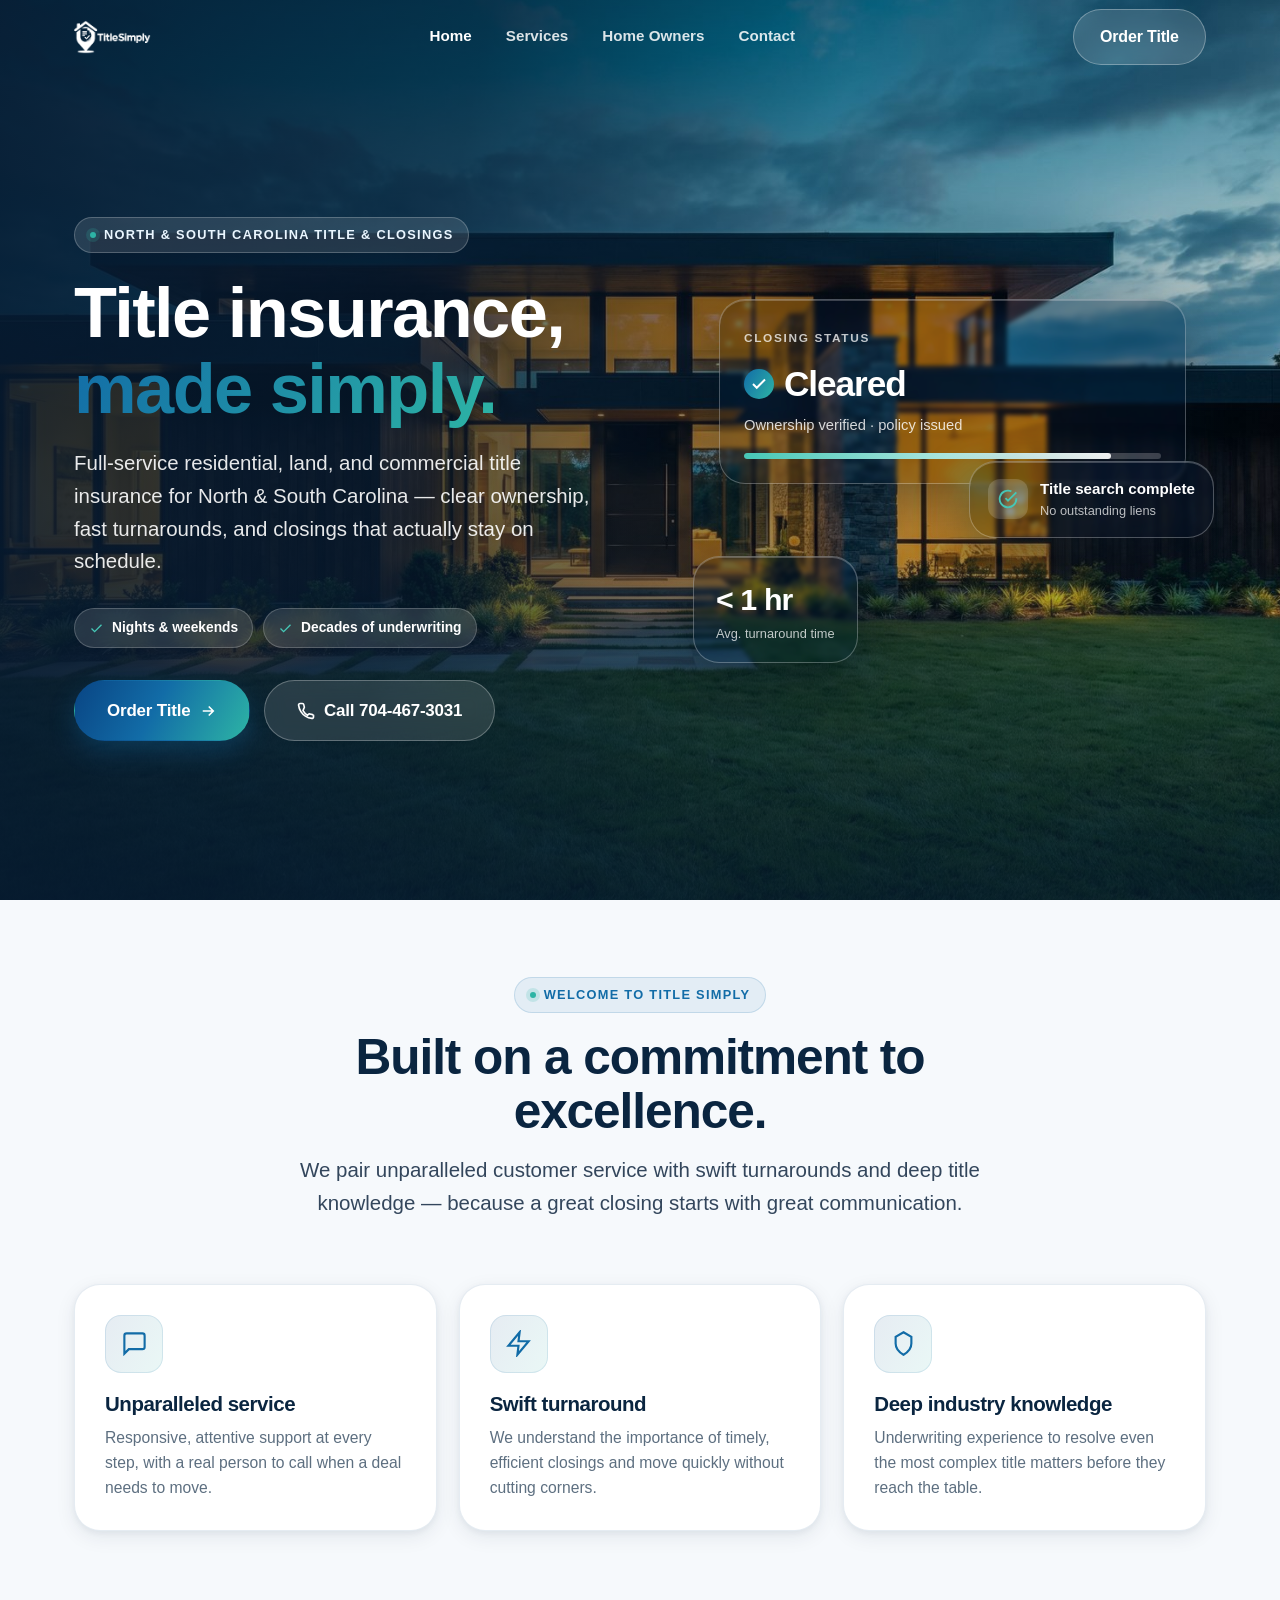
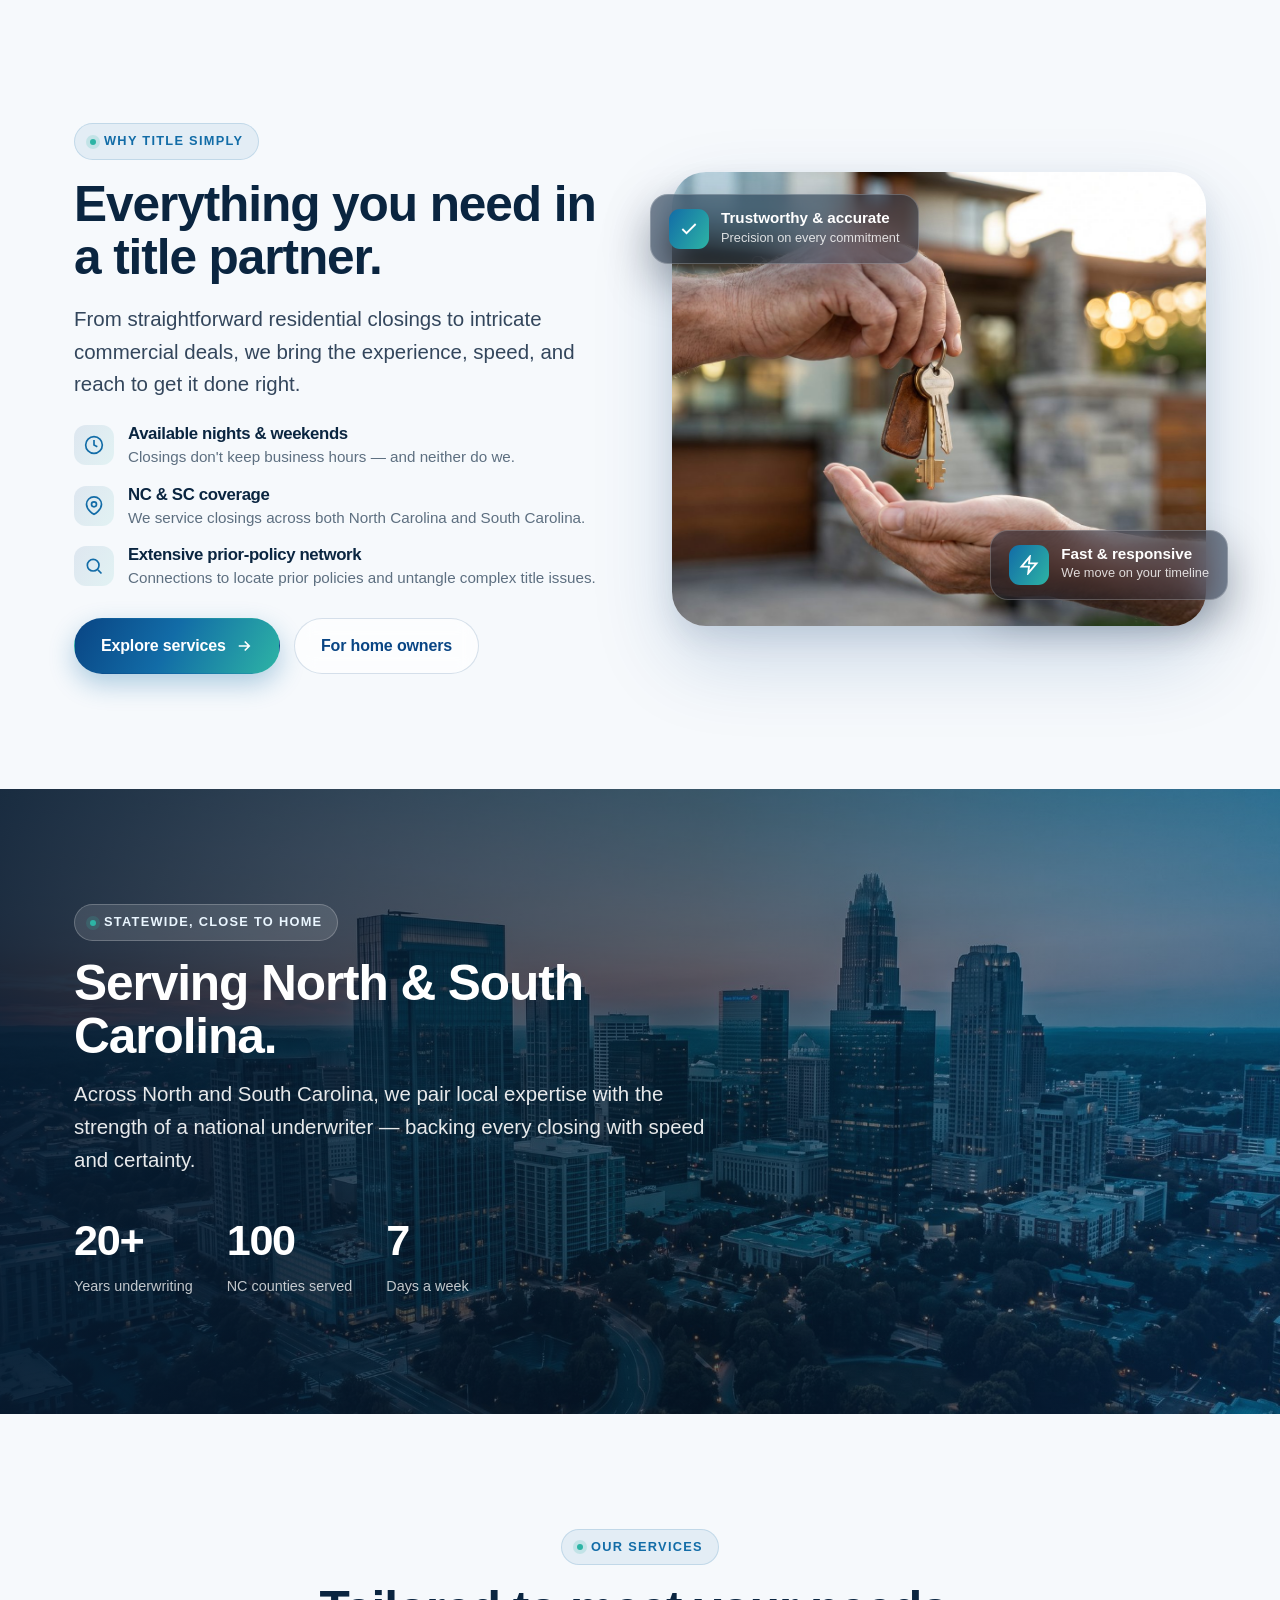
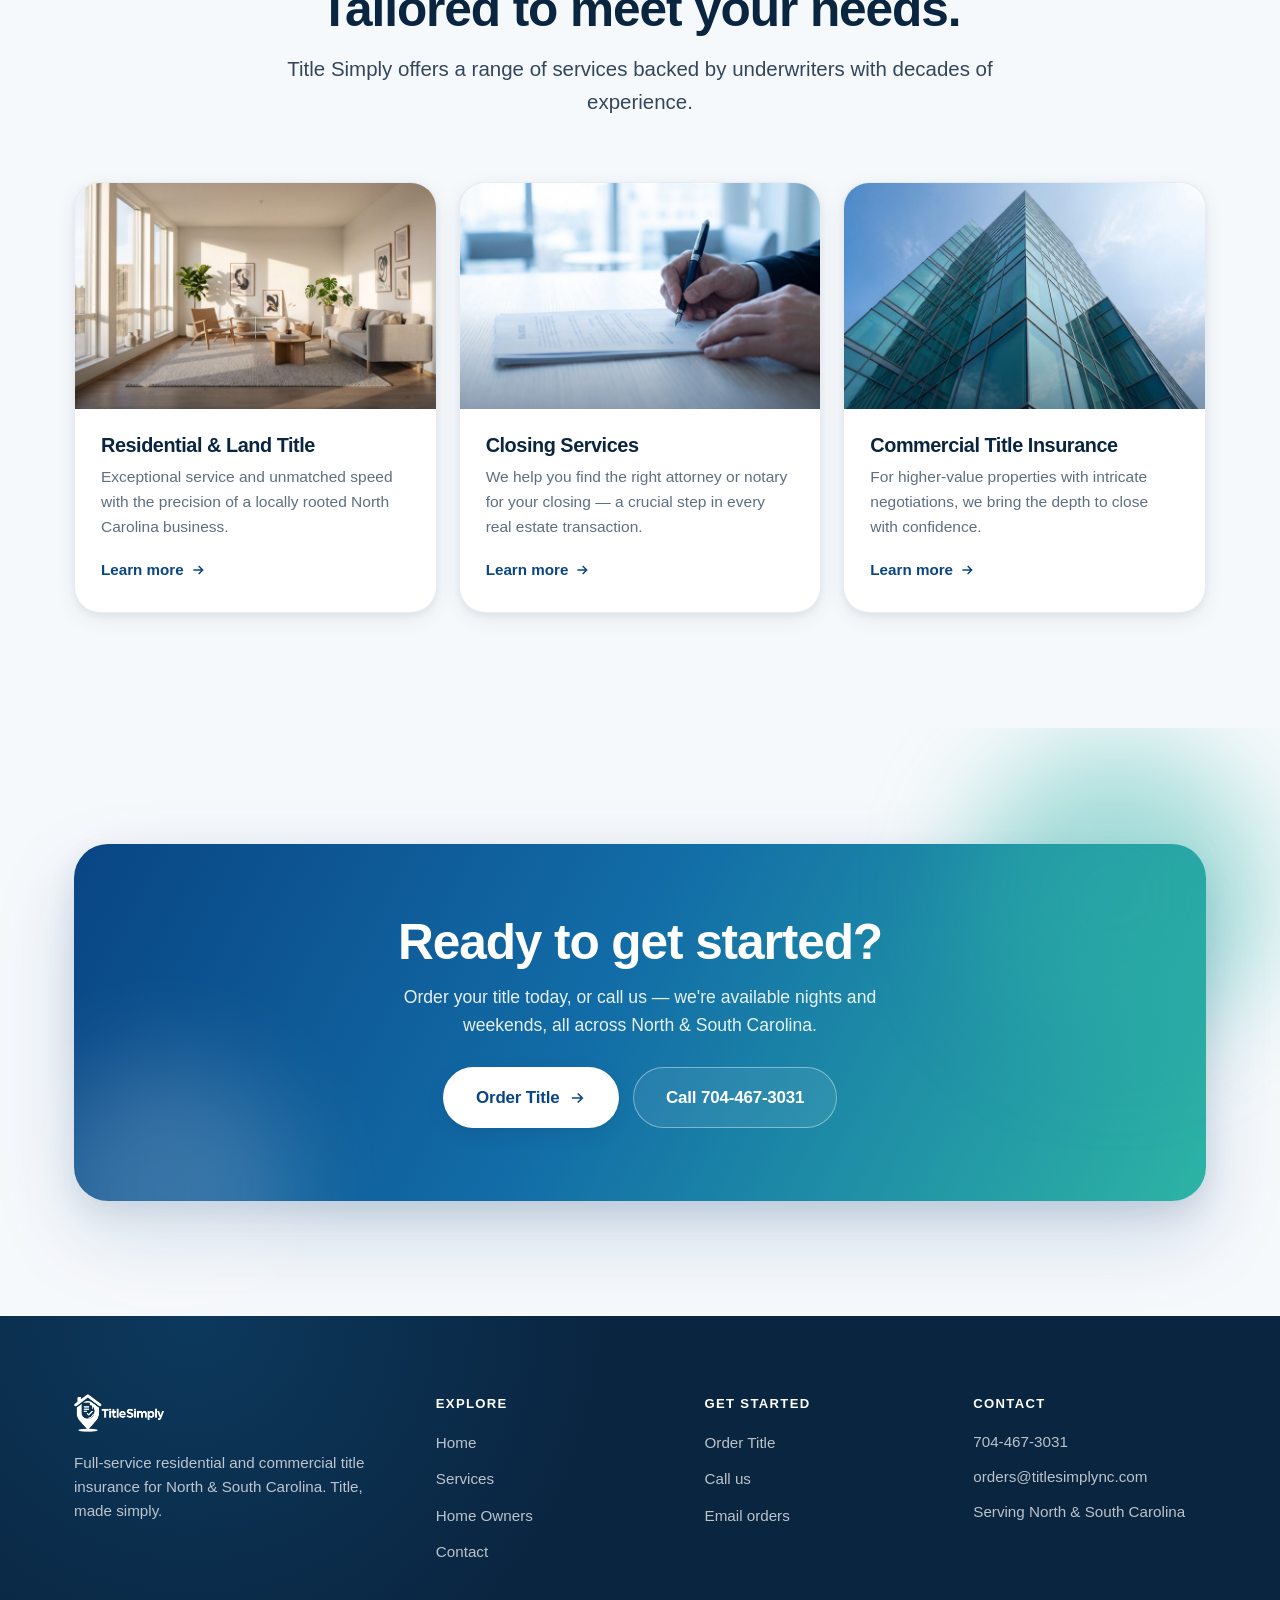
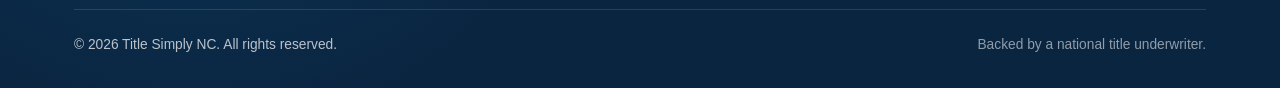
<file: index.html>
<!DOCTYPE html>
<html lang="en">
<head>
  <meta charset="UTF-8" />
  <meta name="viewport" content="width=device-width, initial-scale=1.0" />
  <title>Title Simply NC | Title Insurance &amp; Closings Across the Carolinas</title>
  <meta name="description" content="Title Simply is a full-service North &amp; South Carolina title company — residential, land, and commercial title insurance with fast, accurate closings. Available nights and weekends across NC &amp; SC." />
  <link rel="icon" type="image/png" href="assets/images/favicon.png" />
  <link rel="stylesheet" href="assets/css/styles.css" />
</head>
<body>

  <!-- ===== NAV ===== -->
  <header class="nav nav--hero" id="nav">
    <div class="wrap">
      <a class="brand" href="index.html" aria-label="Title Simply home"><img class="logo-dark" src="assets/images/logo.png" alt="Title Simply" /><img class="logo-light" src="assets/images/logo-white.png" alt="Title Simply" /></a>
      <nav class="nav-links" aria-label="Primary">
        <a href="index.html" class="active">Home</a>
        <a href="services.html">Services</a>
        <a href="homeowners.html">Home Owners</a>
        <a href="contact.html">Contact</a>
      </nav>
      <div class="nav-cta">
        <a href="mailto:orders@titlesimplync.com?subject=Title%20Order%20Request" class="btn btn--ghost">Order Title</a>
        <button class="nav-toggle" aria-label="Menu" aria-expanded="false" aria-controls="mobileMenu"><span></span><span></span><span></span></button>
      </div>
    </div>
  </header>
  <div class="mobile-menu" id="mobileMenu">
    <a href="index.html">Home</a>
    <a href="services.html">Services</a>
    <a href="homeowners.html">Home Owners</a>
    <a href="contact.html">Contact</a>
    <a href="mailto:orders@titlesimplync.com?subject=Title%20Order%20Request" class="btn btn--primary">Order Title</a>
  </div>

  <!-- ===== HERO (photo) ===== -->
  <section class="hero hero--photo">
    <div class="hero-photo"><img src="assets/images/hero-home.jpg" alt="Modern North Carolina home at dusk" /></div>
    <div class="wrap">
      <div class="hero-grid">
        <div class="hero-copy" data-reveal>
          <span class="eyebrow"><span class="dot"></span> North &amp; South Carolina Title &amp; Closings</span>
          <h1 class="h1">Title insurance,<br /><span class="grad-text">made simply.</span></h1>
          <p class="lead">Full-service residential, land, and commercial title insurance for North &amp; South Carolina — clear ownership, fast turnarounds, and closings that actually stay on schedule.</p>
          <div class="hero-badges">
            <span class="chip"><svg viewBox="0 0 24 24" fill="none" stroke="currentColor" stroke-width="2.2"><path d="M20 6L9 17l-5-5"/></svg> Nights &amp; weekends</span>
            <span class="chip"><svg viewBox="0 0 24 24" fill="none" stroke="currentColor" stroke-width="2.2"><path d="M20 6L9 17l-5-5"/></svg> Decades of underwriting</span>
          </div>
          <div class="btn-row">
            <a href="mailto:orders@titlesimplync.com?subject=Title%20Order%20Request" class="btn btn--primary btn--lg">Order Title
              <svg viewBox="0 0 24 24" fill="none" stroke="currentColor" stroke-width="2.2"><path d="M5 12h14M13 6l6 6-6 6"/></svg></a>
            <a href="tel:7044673031" class="btn btn--ghost btn--lg">
              <svg viewBox="0 0 24 24" fill="none" stroke="currentColor" stroke-width="2.2"><path d="M22 16.9v3a2 2 0 01-2.2 2 19.8 19.8 0 01-8.6-3.1 19.5 19.5 0 01-6-6A19.8 19.8 0 012.1 4.2 2 2 0 014.1 2h3a2 2 0 012 1.7c.1.9.3 1.8.6 2.6a2 2 0 01-.5 2.1L8 11.6a16 16 0 006 6l1.2-1.2a2 2 0 012.1-.5c.8.3 1.7.5 2.6.6a2 2 0 011.7 2z"/></svg>
              Call 704-467-3031</a>
          </div>
        </div>

        <!-- Floating glass cards -->
        <div class="hero-glass" data-reveal data-delay="1">
          <div class="g-card glass g-main floaty" data-depth="1">
            <span class="fc-label">Closing status</span>
            <div class="fc-big"><span class="tick"><svg viewBox="0 0 24 24" fill="none" stroke="#fff" stroke-width="2.6"><path d="M20 6L9 17l-5-5"/></svg></span> Cleared</div>
            <div class="fc-sub">Ownership verified · policy issued</div>
            <div class="fc-bar"><i></i></div>
          </div>
          <div class="g-card glass g-pill floaty d1" data-depth="2.3">
            <span class="gi"><svg viewBox="0 0 24 24" fill="none" stroke="currentColor" stroke-width="2.2"><path d="M22 11.08V12a10 10 0 11-5.93-9.14"/><path d="M22 4L12 14.01l-3-3"/></svg></span>
            <div><div class="t">Title search complete</div><div class="s">No outstanding liens</div></div>
          </div>
          <div class="g-card glass g-stat floaty d2" data-depth="1.7">
            <div class="n">&lt;&nbsp;1 hr</div>
            <div class="l">Avg. turnaround time</div>
          </div>
        </div>
      </div>
    </div>
  </section>

  <!-- ===== INTRO / VALUES ===== -->
  <section class="section section--tight">
    <div class="wrap">
      <div class="section-head center" data-reveal>
        <span class="eyebrow"><span class="dot"></span> Welcome to Title Simply</span>
        <h2 class="h2">Built on a commitment to excellence.</h2>
        <p class="lead">We pair unparalleled customer service with swift turnarounds and deep title knowledge — because a great closing starts with great communication.</p>
      </div>
      <div class="cards cards--3">
        <article class="card tilt" data-reveal data-delay="1">
          <span class="ico"><svg viewBox="0 0 24 24" fill="none" stroke="currentColor" stroke-width="1.9"><path d="M21 15a2 2 0 01-2 2H7l-4 4V5a2 2 0 012-2h14a2 2 0 012 2z"/></svg></span>
          <h3>Unparalleled service</h3>
          <p>Responsive, attentive support at every step, with a real person to call when a deal needs to move.</p>
        </article>
        <article class="card tilt" data-reveal data-delay="2">
          <span class="ico"><svg viewBox="0 0 24 24" fill="none" stroke="currentColor" stroke-width="1.9"><path d="M13 2L3 14h9l-1 8 10-12h-9z"/></svg></span>
          <h3>Swift turnaround</h3>
          <p>We understand the importance of timely, efficient closings and move quickly without cutting corners.</p>
        </article>
        <article class="card tilt" data-reveal data-delay="3">
          <span class="ico"><svg viewBox="0 0 24 24" fill="none" stroke="currentColor" stroke-width="1.9"><path d="M12 2l7 4v6c0 5-3.5 8-7 10-3.5-2-7-5-7-10V6z"/></svg></span>
          <h3>Deep industry knowledge</h3>
          <p>Underwriting experience to resolve even the most complex title matters before they reach the table.</p>
        </article>
      </div>
    </div>
  </section>

  <!-- ===== WHY US (photo split) ===== -->
  <section class="section">
    <div class="wrap">
      <div class="split">
        <div class="split-copy" data-reveal>
          <span class="eyebrow"><span class="dot"></span> Why Title Simply</span>
          <h2 class="h2">Everything you need in a title partner.</h2>
          <p class="lead">From straightforward residential closings to intricate commercial deals, we bring the experience, speed, and reach to get it done right.</p>
          <ul class="feature-list">
            <li><span class="fi"><svg viewBox="0 0 24 24" fill="none" stroke="currentColor" stroke-width="2"><circle cx="12" cy="12" r="10"/><path d="M12 6v6l4 2"/></svg></span><div><h4>Available nights &amp; weekends</h4><p>Closings don't keep business hours — and neither do we.</p></div></li>
            <li><span class="fi"><svg viewBox="0 0 24 24" fill="none" stroke="currentColor" stroke-width="2"><path d="M21 10c0 7-9 12-9 12s-9-5-9-12a9 9 0 0118 0z"/><circle cx="12" cy="10" r="3"/></svg></span><div><h4>NC &amp; SC coverage</h4><p>We service closings across both North Carolina and South Carolina.</p></div></li>
            <li><span class="fi"><svg viewBox="0 0 24 24" fill="none" stroke="currentColor" stroke-width="2"><path d="M11 4a7 7 0 100 14 7 7 0 000-14z"/><path d="M21 21l-4.3-4.3"/></svg></span><div><h4>Extensive prior-policy network</h4><p>Connections to locate prior policies and untangle complex title issues.</p></div></li>
          </ul>
          <div class="btn-row" style="margin-top:28px">
            <a href="services.html" class="btn btn--primary">Explore services
              <svg viewBox="0 0 24 24" fill="none" stroke="currentColor" stroke-width="2.2"><path d="M5 12h14M13 6l6 6-6 6"/></svg></a>
            <a href="homeowners.html" class="btn btn--ghost">For home owners</a>
          </div>
        </div>

        <div class="split-media" data-reveal data-delay="1">
          <div class="photo-panel">
            <div class="pp-img"><img src="assets/images/keys.jpg" alt="Handing over the keys to a new home" /></div>
            <div class="glass-badge tl floaty"><span class="gb-ico"><svg viewBox="0 0 24 24" fill="none" stroke="#fff" stroke-width="2.2"><path d="M20 6L9 17l-5-5"/></svg></span><div><div class="t">Trustworthy &amp; accurate</div><div class="s">Precision on every commitment</div></div></div>
            <div class="glass-badge br floaty d1"><span class="gb-ico"><svg viewBox="0 0 24 24" fill="none" stroke="#fff" stroke-width="2.2"><path d="M13 2L3 14h9l-1 8 10-12h-9z"/></svg></span><div><div class="t">Fast &amp; responsive</div><div class="s">We move on your timeline</div></div></div>
          </div>
        </div>
      </div>
    </div>
  </section>

  <!-- ===== NC PHOTO BAND ===== -->
  <section class="section photo-band">
    <div class="pb-img"><img src="assets/images/charlotte.jpg" alt="Charlotte, North Carolina skyline" /></div>
    <div class="wrap">
      <div data-reveal style="max-width:640px">
        <span class="eyebrow"><span class="dot"></span> Statewide, close to home</span>
        <h2 class="h2" style="margin:16px 0 14px">Serving North &amp; South Carolina.</h2>
        <p class="lead">Across North and South Carolina, we pair local expertise with the strength of a national underwriter — backing every closing with speed and certainty.</p>
        <div class="stats-inline">
          <div class="si"><div class="n"><span data-count="20">20</span>+</div><div class="l">Years underwriting</div></div>
          <div class="si"><div class="n" data-count="100">100</div><div class="l">NC counties served</div></div>
          <div class="si"><div class="n"><span data-count="7">7</span></div><div class="l">Days a week</div></div>
        </div>
      </div>
    </div>
  </section>

  <!-- ===== SERVICES PREVIEW (photo cards) ===== -->
  <section class="section">
    <div class="wrap">
      <div class="section-head center" data-reveal>
        <span class="eyebrow"><span class="dot"></span> Our Services</span>
        <h2 class="h2">Tailored to meet your needs.</h2>
        <p class="lead">Title Simply offers a range of services backed by underwriters with decades of experience.</p>
      </div>
      <div class="cards cards--3">
        <article class="photo-card" data-reveal data-delay="1">
          <div class="pc-media"><img src="assets/images/interior.jpg" alt="Bright modern home interior" /></div>
          <div class="pc-body">
            <h3>Residential &amp; Land Title</h3>
            <p>Exceptional service and unmatched speed with the precision of a locally rooted North Carolina business.</p>
            <a href="services.html" class="card-link">Learn more <svg viewBox="0 0 24 24" fill="none" stroke="currentColor" stroke-width="2.2"><path d="M5 12h14M13 6l6 6-6 6"/></svg></a>
          </div>
        </article>
        <article class="photo-card" data-reveal data-delay="2">
          <div class="pc-media"><img src="assets/images/signing.jpg" alt="Signing closing documents" /></div>
          <div class="pc-body">
            <h3>Closing Services</h3>
            <p>We help you find the right attorney or notary for your closing — a crucial step in every real estate transaction.</p>
            <a href="services.html" class="card-link">Learn more <svg viewBox="0 0 24 24" fill="none" stroke="currentColor" stroke-width="2.2"><path d="M5 12h14M13 6l6 6-6 6"/></svg></a>
          </div>
        </article>
        <article class="photo-card" data-reveal data-delay="3">
          <div class="pc-media"><img src="assets/images/commercial.jpg" alt="Modern commercial building" /></div>
          <div class="pc-body">
            <h3>Commercial Title Insurance</h3>
            <p>For higher-value properties with intricate negotiations, we bring the depth to close with confidence.</p>
            <a href="services.html" class="card-link">Learn more <svg viewBox="0 0 24 24" fill="none" stroke="currentColor" stroke-width="2.2"><path d="M5 12h14M13 6l6 6-6 6"/></svg></a>
          </div>
        </article>
      </div>
    </div>
  </section>

  <!-- ===== CTA ===== -->
  <section class="section cta-band">
    <div class="wrap">
      <div class="cta-inner" data-reveal>
        <span class="o1 mp-orb"></span><span class="o2 mp-orb"></span>
        <h2 class="h2">Ready to get started?</h2>
        <p>Order your title today, or call us — we're available nights and weekends, all across North &amp; South Carolina.</p>
        <div class="btn-row center">
          <a href="mailto:orders@titlesimplync.com?subject=Title%20Order%20Request" class="btn btn--light btn--lg">Order Title
            <svg viewBox="0 0 24 24" fill="none" stroke="currentColor" stroke-width="2.2"><path d="M5 12h14M13 6l6 6-6 6"/></svg></a>
          <a href="tel:7044673031" class="btn btn--outline-light btn--lg">Call 704-467-3031</a>
        </div>
      </div>
    </div>
  </section>

  <!-- ===== FOOTER ===== -->
  <footer class="footer">
    <div class="wrap">
      <div class="footer-top">
        <div class="f-brand">
          <img src="assets/images/logo-white.png" alt="Title Simply" />
          <p>Full-service residential and commercial title insurance for North &amp; South Carolina. Title, made simply.</p>
        </div>
        <div><h5>Explore</h5><ul><li><a href="index.html">Home</a></li><li><a href="services.html">Services</a></li><li><a href="homeowners.html">Home Owners</a></li><li><a href="contact.html">Contact</a></li></ul></div>
        <div><h5>Get started</h5><ul><li><a href="mailto:orders@titlesimplync.com?subject=Title%20Order%20Request">Order Title</a></li><li><a href="tel:7044673031">Call us</a></li><li><a href="mailto:orders@titlesimplync.com">Email orders</a></li></ul></div>
        <div><h5>Contact</h5><ul class="f-contact"><li><a href="tel:7044673031">704-467-3031</a></li><li><a href="mailto:orders@titlesimplync.com">orders@titlesimplync.com</a></li><li>Serving North &amp; South Carolina</li></ul></div>
      </div>
      <div class="footer-bottom">
        <span>© <span data-year>2026</span> Title Simply NC. All rights reserved.</span>
        <span class="partner">Backed by a national title underwriter.</span>
      </div>
    </div>
  </footer>

  <script src="assets/js/script.js"></script>
</body>
</html>
</file>
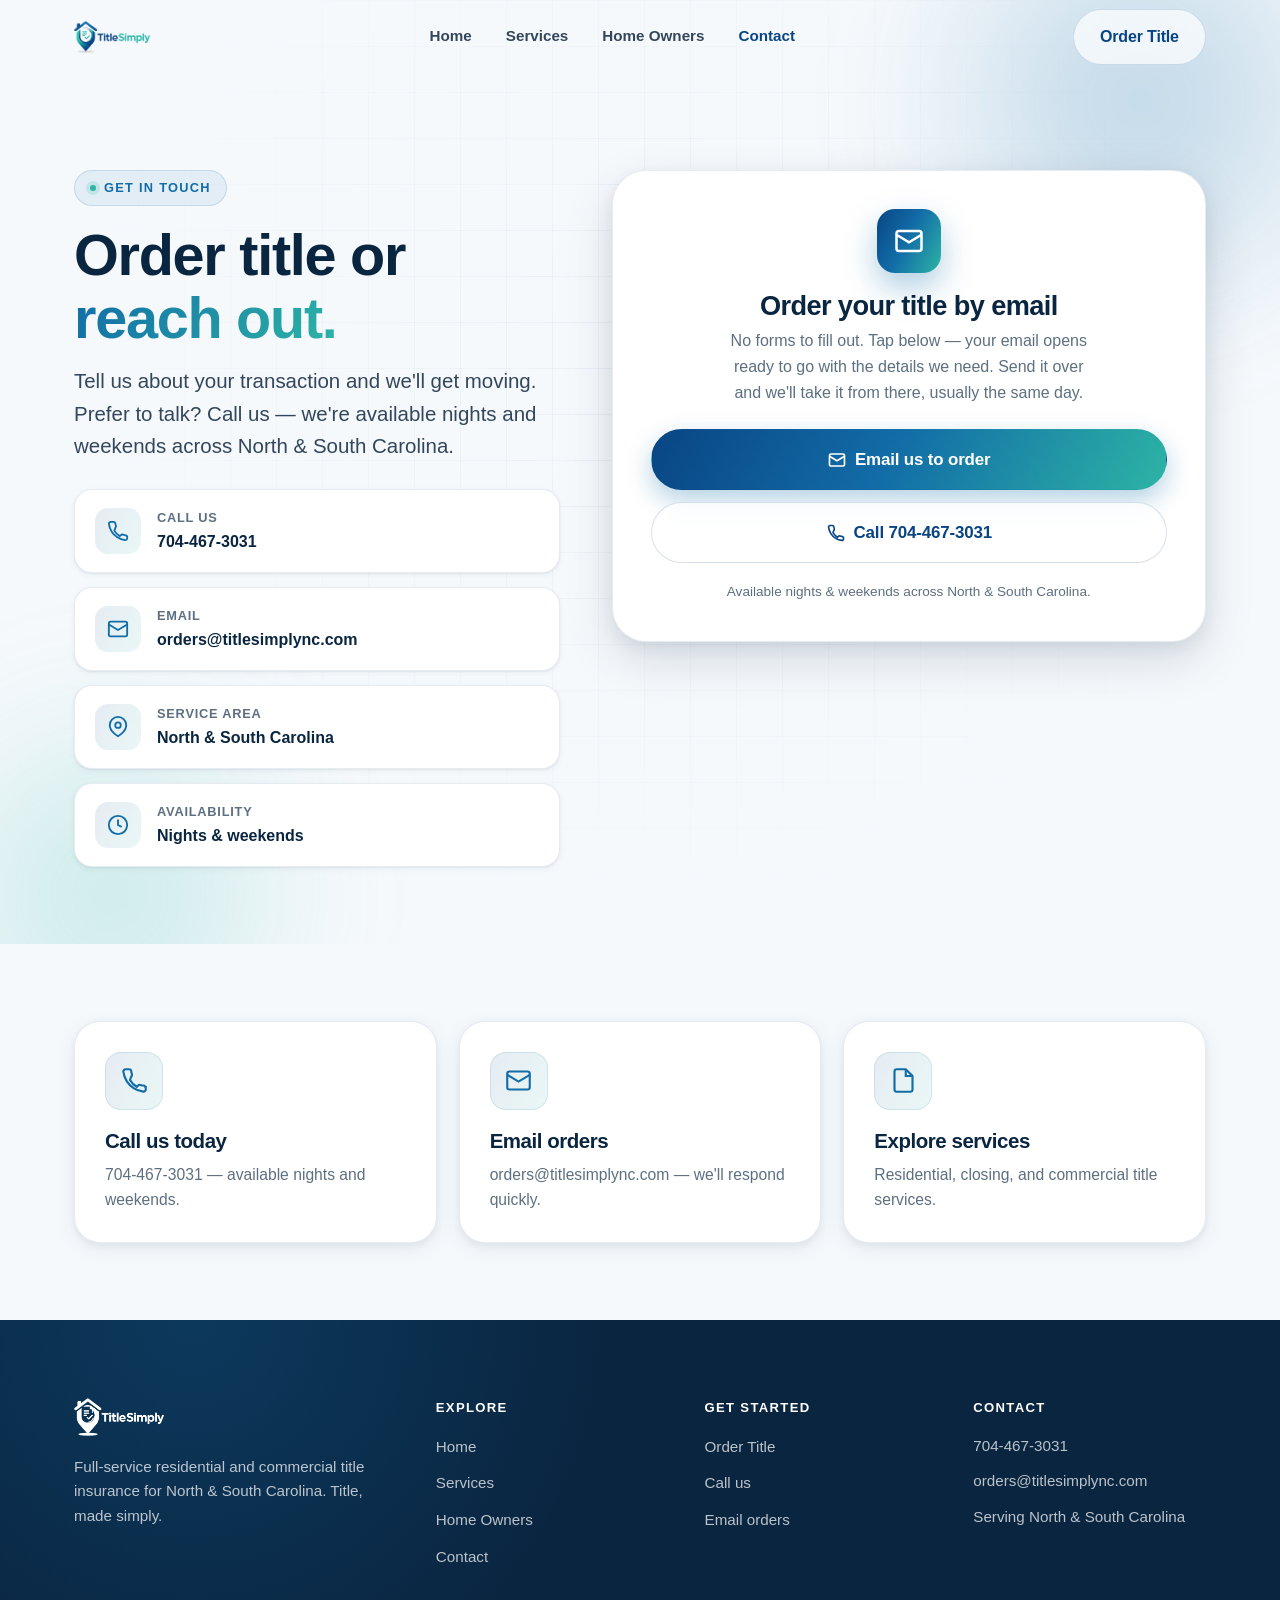
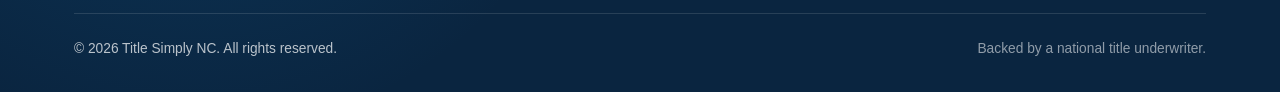
<file: contact.html>
<!DOCTYPE html>
<html lang="en">
<head>
  <meta charset="UTF-8" />
  <meta name="viewport" content="width=device-width, initial-scale=1.0" />
  <title>Contact &amp; Order Title | Title Simply NC</title>
  <meta name="description" content="Order title or reach out to Title Simply. Tell us about your North or South Carolina transaction and we'll get moving — available nights and weekends." />
  <link rel="icon" type="image/png" href="assets/images/favicon.png" />
  <link rel="stylesheet" href="assets/css/styles.css" />
</head>
<body>

  <!-- ===== NAV ===== -->
  <header class="nav" id="nav">
    <div class="wrap">
      <a class="brand" href="index.html" aria-label="Title Simply home"><img src="assets/images/logo.png" alt="Title Simply" /></a>
      <nav class="nav-links" aria-label="Primary">
        <a href="index.html">Home</a>
        <a href="services.html">Services</a>
        <a href="homeowners.html">Home Owners</a>
        <a href="contact.html" class="active">Contact</a>
      </nav>
      <div class="nav-cta">
        <a href="mailto:orders@titlesimplync.com?subject=Title%20Order%20Request" class="btn btn--ghost">Order Title</a>
        <button class="nav-toggle" aria-label="Menu" aria-expanded="false" aria-controls="mobileMenu"><span></span><span></span><span></span></button>
      </div>
    </div>
  </header>
  <div class="mobile-menu" id="mobileMenu">
    <a href="index.html">Home</a>
    <a href="services.html">Services</a>
    <a href="homeowners.html">Home Owners</a>
    <a href="contact.html">Contact</a>
    <a href="mailto:orders@titlesimplync.com?subject=Title%20Order%20Request" class="btn btn--primary">Order Title</a>
  </div>

  <!-- ===== HERO + FORM ===== -->
  <section class="hero" style="padding-bottom:clamp(48px,6vw,80px)">
    <div class="bg-orbs"><span class="orb orb--1"></span><span class="orb orb--2"></span></div>
    <div class="grid-lines"></div>
    <div class="wrap">
      <div class="contact-grid">
        <div data-reveal>
          <span class="eyebrow"><span class="dot"></span> Get in touch</span>
          <h1 class="h1" style="font-size:clamp(2.2rem,5vw,3.6rem);margin:18px 0 16px">Order title or<br /><span class="grad-text">reach out.</span></h1>
          <p class="lead">Tell us about your transaction and we'll get moving. Prefer to talk? Call us — we're available nights and weekends across North &amp; South Carolina.</p>
          <div class="contact-list">
            <a class="contact-item" href="tel:7044673031">
              <span class="ci"><svg viewBox="0 0 24 24" fill="none" stroke="currentColor" stroke-width="2"><path d="M22 16.9v3a2 2 0 01-2.2 2 19.8 19.8 0 01-8.6-3.1 19.5 19.5 0 01-6-6A19.8 19.8 0 012.1 4.2 2 2 0 014.1 2h3a2 2 0 012 1.7c.1.9.3 1.8.6 2.6a2 2 0 01-.5 2.1L8 11.6a16 16 0 006 6l1.2-1.2a2 2 0 012.1-.5c.8.3 1.7.5 2.6.6a2 2 0 011.7 2z"/></svg></span>
              <div><div class="l">Call us</div><div class="v">704-467-3031</div></div>
            </a>
            <a class="contact-item" href="mailto:orders@titlesimplync.com">
              <span class="ci"><svg viewBox="0 0 24 24" fill="none" stroke="currentColor" stroke-width="2"><rect x="2" y="4" width="20" height="16" rx="2"/><path d="M22 7l-10 6L2 7"/></svg></span>
              <div><div class="l">Email</div><div class="v">orders@titlesimplync.com</div></div>
            </a>
            <div class="contact-item">
              <span class="ci"><svg viewBox="0 0 24 24" fill="none" stroke="currentColor" stroke-width="2"><path d="M21 10c0 7-9 12-9 12s-9-5-9-12a9 9 0 0118 0z"/><circle cx="12" cy="10" r="3"/></svg></span>
              <div><div class="l">Service area</div><div class="v">North &amp; South Carolina</div></div>
            </div>
            <div class="contact-item">
              <span class="ci"><svg viewBox="0 0 24 24" fill="none" stroke="currentColor" stroke-width="2"><circle cx="12" cy="12" r="10"/><path d="M12 6v6l4 2"/></svg></span>
              <div><div class="l">Availability</div><div class="v">Nights &amp; weekends</div></div>
            </div>
          </div>
        </div>

        <!-- Order by email -->
        <div id="order" data-reveal data-delay="1">
          <div class="form-card" style="text-align:center">
            <span class="email-badge"><svg viewBox="0 0 24 24" fill="none" stroke="#fff" stroke-width="2"><rect x="2" y="4" width="20" height="16" rx="2"/><path d="M22 7l-10 6L2 7"/></svg></span>
            <h2 class="h3" style="margin:18px 0 8px">Order your title by email</h2>
            <p class="muted" style="font-size:1rem;margin:0 auto 24px;max-width:360px">No forms to fill out. Tap below — your email opens ready to go with the details we need. Send it over and we'll take it from there, usually the same day.</p>
            <a class="btn btn--primary btn--lg" style="width:100%" href="mailto:orders@titlesimplync.com?subject=Title%20Order%20Request&body=Name%3A%0APhone%3A%0AProperty%20address%3A%0ABuyer%20or%20seller%3A%0ATarget%20closing%20date%3A%0ADetails%3A%0A">
              <svg viewBox="0 0 24 24" fill="none" stroke="currentColor" stroke-width="2.2"><rect x="2" y="4" width="20" height="16" rx="2"/><path d="M22 7l-10 6L2 7"/></svg>
              Email us to order</a>
            <a class="btn btn--ghost btn--lg" style="width:100%;margin-top:12px" href="tel:7044673031">
              <svg viewBox="0 0 24 24" fill="none" stroke="currentColor" stroke-width="2.2"><path d="M22 16.9v3a2 2 0 01-2.2 2 19.8 19.8 0 01-8.6-3.1 19.5 19.5 0 01-6-6A19.8 19.8 0 012.1 4.2 2 2 0 014.1 2h3a2 2 0 012 1.7c.1.9.3 1.8.6 2.6a2 2 0 01-.5 2.1L8 11.6a16 16 0 006 6l1.2-1.2a2 2 0 012.1-.5c.8.3 1.7.5 2.6.6a2 2 0 011.7 2z"/></svg>
              Call 704-467-3031</a>
            <p class="muted" style="font-size:.85rem;margin-top:18px">Available nights &amp; weekends across North &amp; South Carolina.</p>
          </div>
        </div>
      </div>
    </div>
  </section>

  <!-- ===== QUICK ACTIONS ===== -->
  <section class="section section--tight">
    <div class="wrap">
      <div class="cards cards--3">
        <a class="card tilt" href="tel:7044673031" data-reveal>
          <span class="ico"><svg viewBox="0 0 24 24" fill="none" stroke="currentColor" stroke-width="1.9"><path d="M22 16.9v3a2 2 0 01-2.2 2 19.8 19.8 0 01-8.6-3.1 19.5 19.5 0 01-6-6A19.8 19.8 0 012.1 4.2 2 2 0 014.1 2h3a2 2 0 012 1.7c.1.9.3 1.8.6 2.6a2 2 0 01-.5 2.1L8 11.6a16 16 0 006 6l1.2-1.2a2 2 0 012.1-.5c.8.3 1.7.5 2.6.6a2 2 0 011.7 2z"/></svg></span>
          <h3>Call us today</h3>
          <p>704-467-3031 — available nights and weekends.</p>
        </a>
        <a class="card tilt" href="mailto:orders@titlesimplync.com" data-reveal data-delay="1">
          <span class="ico"><svg viewBox="0 0 24 24" fill="none" stroke="currentColor" stroke-width="1.9"><rect x="2" y="4" width="20" height="16" rx="2"/><path d="M22 7l-10 6L2 7"/></svg></span>
          <h3>Email orders</h3>
          <p>orders@titlesimplync.com — we'll respond quickly.</p>
        </a>
        <a class="card tilt" href="services.html" data-reveal data-delay="2">
          <span class="ico"><svg viewBox="0 0 24 24" fill="none" stroke="currentColor" stroke-width="1.9"><path d="M14 2H6a2 2 0 00-2 2v16a2 2 0 002 2h12a2 2 0 002-2V8z"/><path d="M14 2v6h6"/></svg></span>
          <h3>Explore services</h3>
          <p>Residential, closing, and commercial title services.</p>
        </a>
      </div>
    </div>
  </section>

  <!-- ===== FOOTER ===== -->
  <footer class="footer">
    <div class="wrap">
      <div class="footer-top">
        <div class="f-brand">
          <img src="assets/images/logo-white.png" alt="Title Simply" />
          <p>Full-service residential and commercial title insurance for North &amp; South Carolina. Title, made simply.</p>
        </div>
        <div><h5>Explore</h5><ul><li><a href="index.html">Home</a></li><li><a href="services.html">Services</a></li><li><a href="homeowners.html">Home Owners</a></li><li><a href="contact.html">Contact</a></li></ul></div>
        <div><h5>Get started</h5><ul><li><a href="mailto:orders@titlesimplync.com?subject=Title%20Order%20Request">Order Title</a></li><li><a href="tel:7044673031">Call us</a></li><li><a href="mailto:orders@titlesimplync.com">Email orders</a></li></ul></div>
        <div><h5>Contact</h5><ul class="f-contact"><li><a href="tel:7044673031">704-467-3031</a></li><li><a href="mailto:orders@titlesimplync.com">orders@titlesimplync.com</a></li><li>Serving North &amp; South Carolina</li></ul></div>
      </div>
      <div class="footer-bottom">
        <span>© <span data-year>2026</span> Title Simply NC. All rights reserved.</span>
        <span class="partner">Backed by a national title underwriter.</span>
      </div>
    </div>
  </footer>

  <script src="assets/js/script.js"></script>
</body>
</html>
</file>
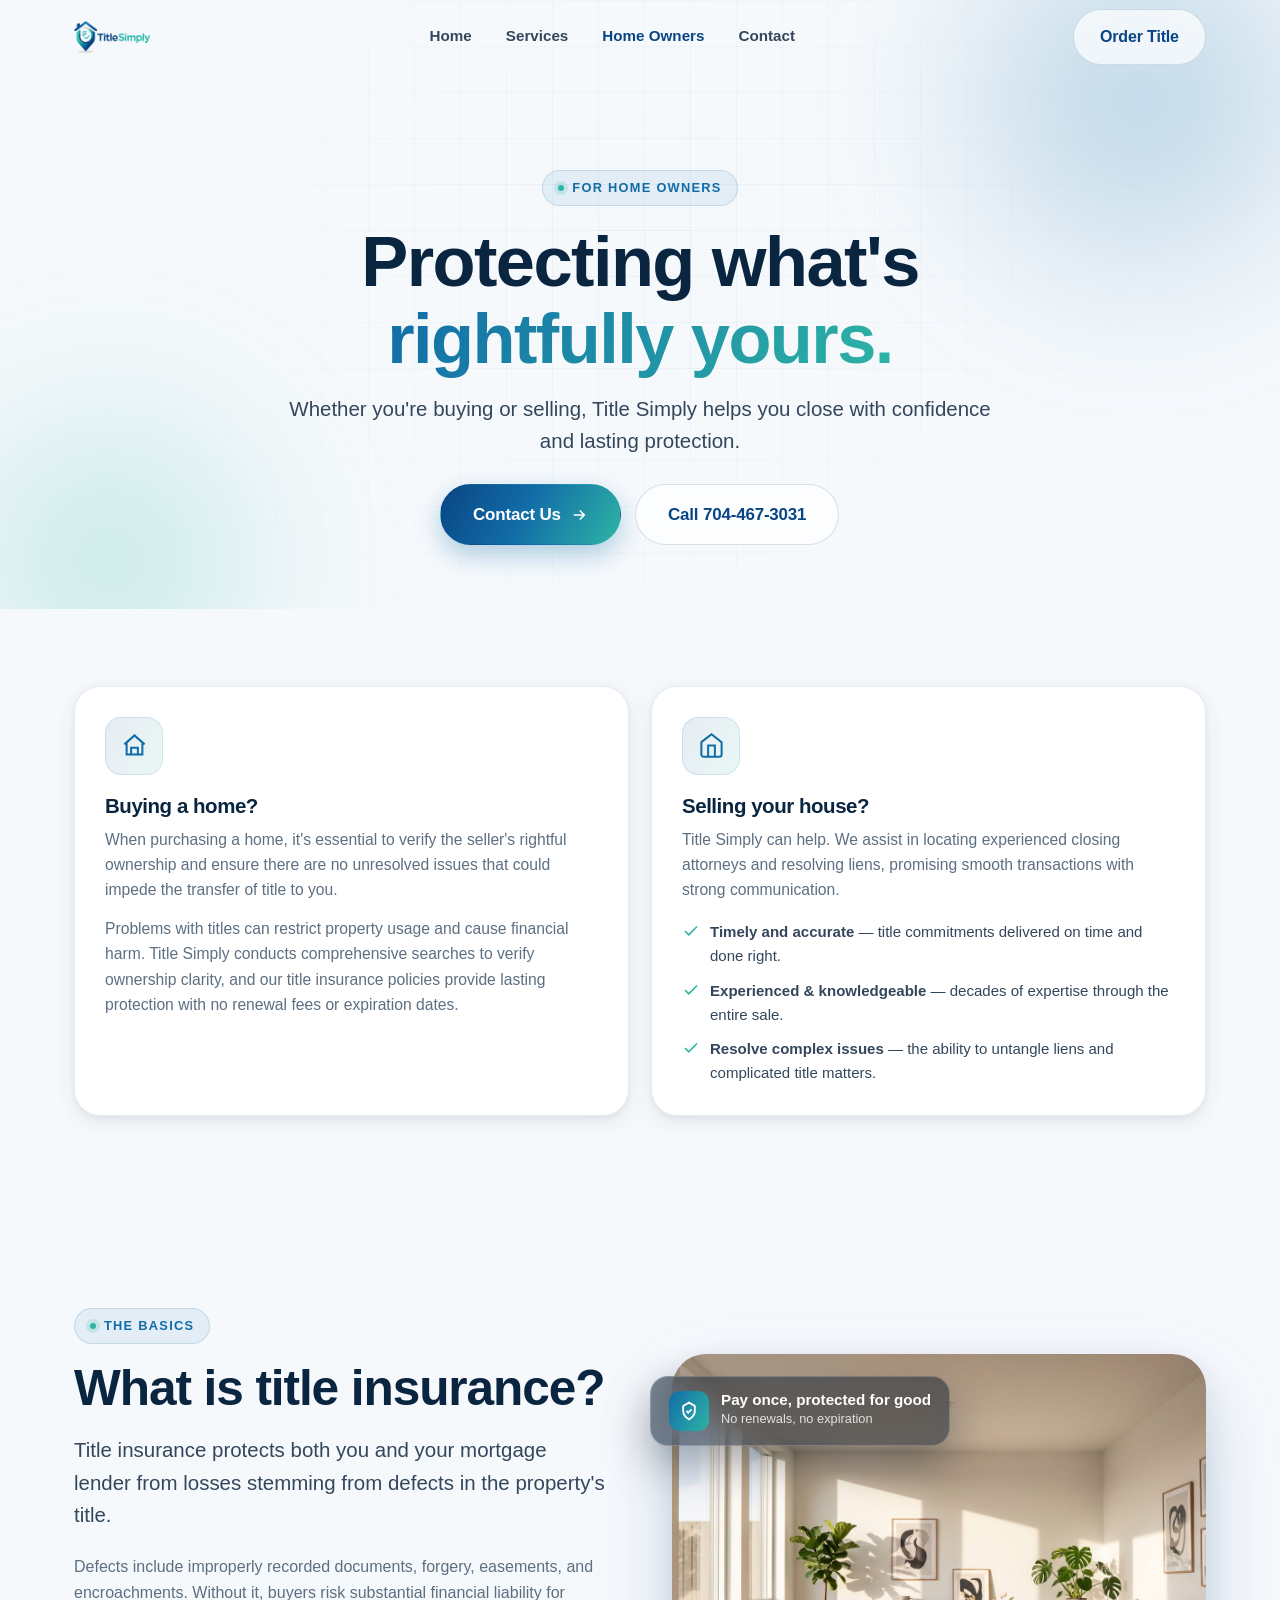
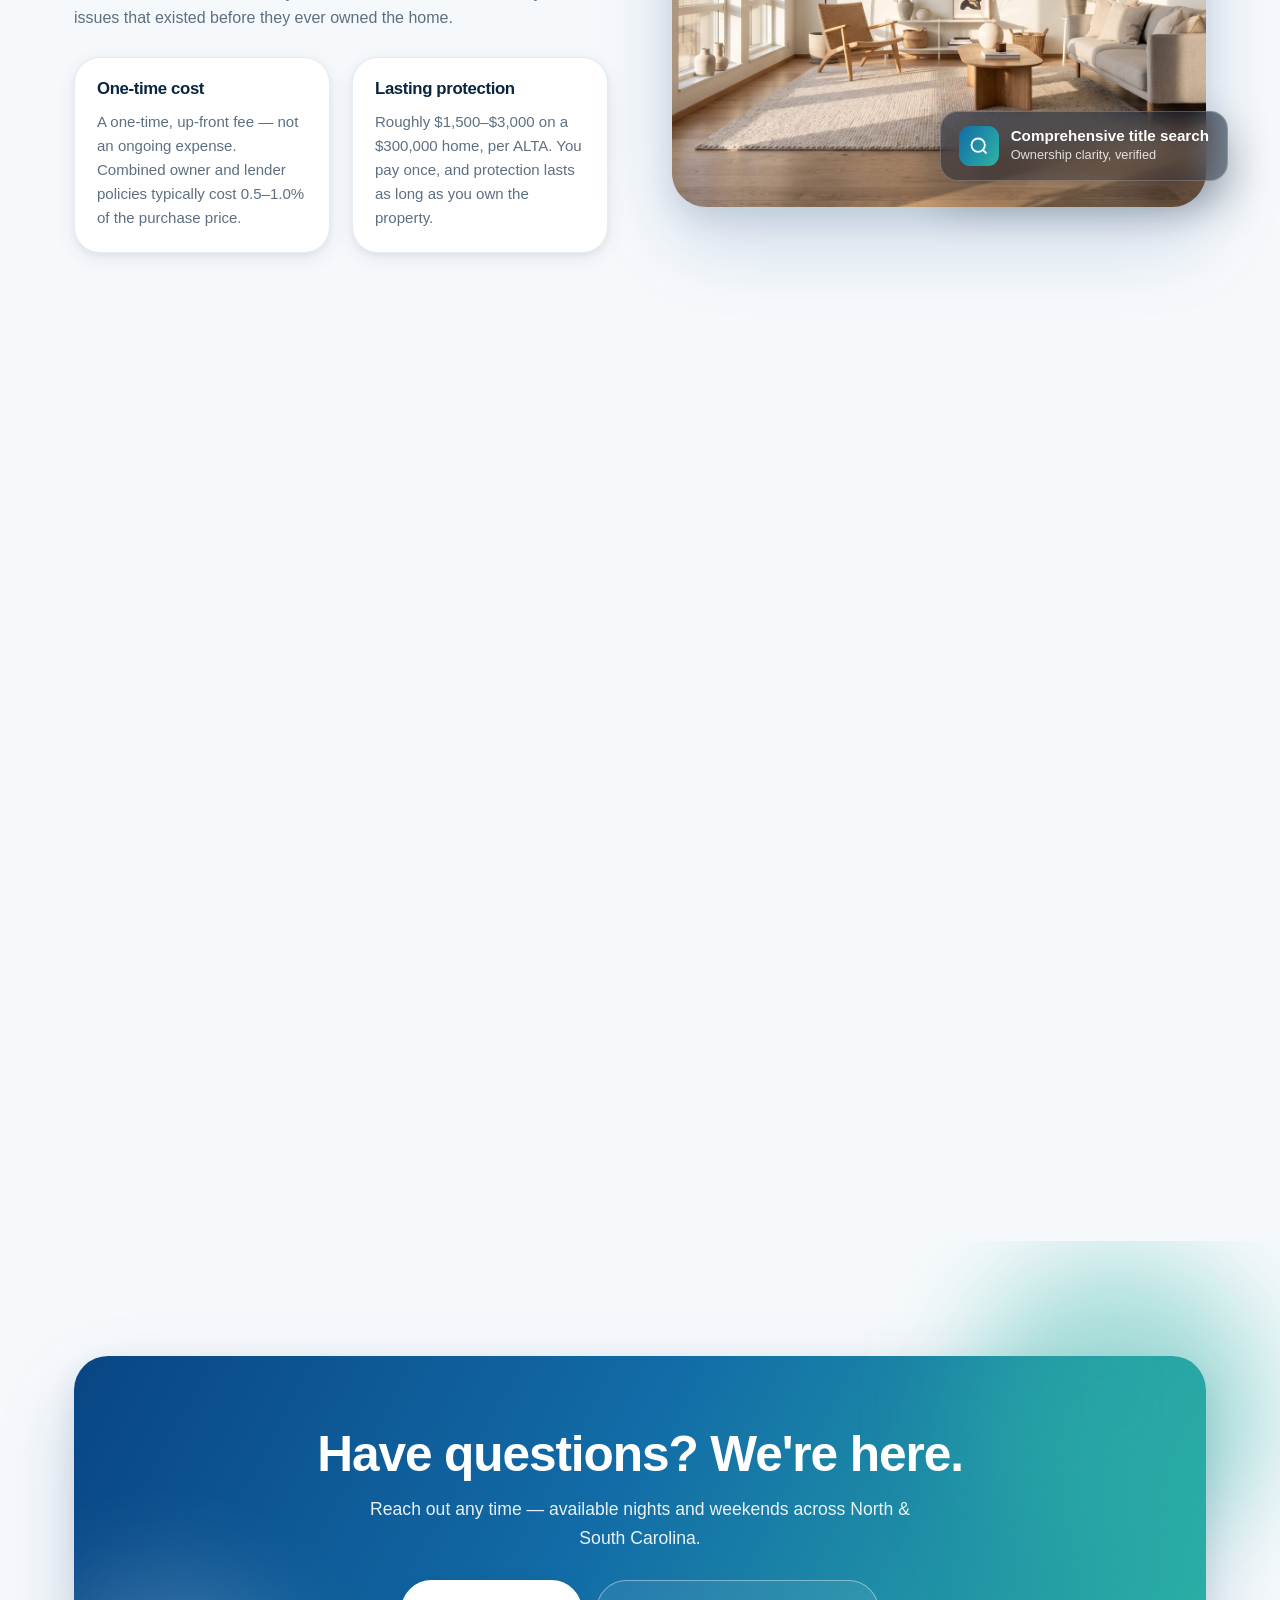
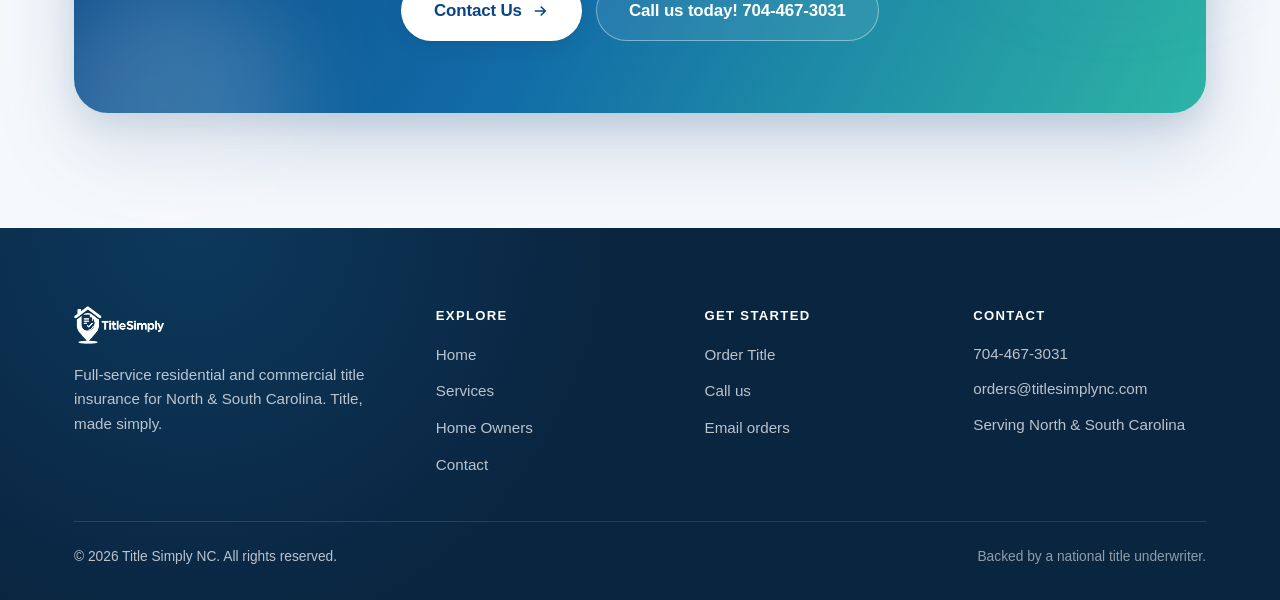
<file: homeowners.html>
<!DOCTYPE html>
<html lang="en">
<head>
  <meta charset="UTF-8" />
  <meta name="viewport" content="width=device-width, initial-scale=1.0" />
  <title>Home Owners | Title Simply NC</title>
  <meta name="description" content="Buying or selling in North or South Carolina? Learn how title insurance protects you, what it costs, and what it covers — from Title Simply." />
  <link rel="icon" type="image/png" href="assets/images/favicon.png" />
  <link rel="stylesheet" href="assets/css/styles.css" />
</head>
<body>

  <!-- ===== NAV ===== -->
  <header class="nav" id="nav">
    <div class="wrap">
      <a class="brand" href="index.html" aria-label="Title Simply home"><img src="assets/images/logo.png" alt="Title Simply" /></a>
      <nav class="nav-links" aria-label="Primary">
        <a href="index.html">Home</a>
        <a href="services.html">Services</a>
        <a href="homeowners.html" class="active">Home Owners</a>
        <a href="contact.html">Contact</a>
      </nav>
      <div class="nav-cta">
        <a href="mailto:orders@titlesimplync.com?subject=Title%20Order%20Request" class="btn btn--ghost">Order Title</a>
        <button class="nav-toggle" aria-label="Menu" aria-expanded="false" aria-controls="mobileMenu"><span></span><span></span><span></span></button>
      </div>
    </div>
  </header>
  <div class="mobile-menu" id="mobileMenu">
    <a href="index.html">Home</a>
    <a href="services.html">Services</a>
    <a href="homeowners.html">Home Owners</a>
    <a href="contact.html">Contact</a>
    <a href="mailto:orders@titlesimplync.com?subject=Title%20Order%20Request" class="btn btn--primary">Order Title</a>
  </div>

  <!-- ===== HERO ===== -->
  <section class="hero" style="padding-bottom:clamp(40px,5vw,64px)">
    <div class="bg-orbs"><span class="orb orb--1"></span><span class="orb orb--2"></span></div>
    <div class="grid-lines"></div>
    <div class="wrap">
      <div class="section-head center" data-reveal style="margin-bottom:0">
        <span class="eyebrow"><span class="dot"></span> For Home Owners</span>
        <h1 class="h1">Protecting what's<br /><span class="grad-text">rightfully yours.</span></h1>
        <p class="lead">Whether you're buying or selling, Title Simply helps you close with confidence and lasting protection.</p>
        <div class="btn-row center" style="margin-top:26px">
          <a href="contact.html" class="btn btn--primary btn--lg">Contact Us
            <svg viewBox="0 0 24 24" fill="none" stroke="currentColor" stroke-width="2.2"><path d="M5 12h14M13 6l6 6-6 6"/></svg></a>
          <a href="tel:7044673031" class="btn btn--ghost btn--lg">Call 704-467-3031</a>
        </div>
      </div>
    </div>
  </section>

  <!-- ===== BUYERS / SELLERS ===== -->
  <section class="section section--tight">
    <div class="wrap">
      <div class="cards cards--2">
        <article class="card tilt" data-reveal>
          <span class="ico"><svg viewBox="0 0 24 24" fill="none" stroke="currentColor" stroke-width="1.8"><path d="M3 11l9-8 9 8"/><path d="M5 10v10h14V10"/><path d="M9 20v-6h6v6"/></svg></span>
          <h3>Buying a home?</h3>
          <p>When purchasing a home, it's essential to verify the seller's rightful ownership and ensure there are no unresolved issues that could impede the transfer of title to you.</p>
          <p style="margin-top:14px">Problems with titles can restrict property usage and cause financial harm. Title Simply conducts comprehensive searches to verify ownership clarity, and our title insurance policies provide lasting protection with no renewal fees or expiration dates.</p>
        </article>
        <article class="card tilt" data-reveal data-delay="1">
          <span class="ico"><svg viewBox="0 0 24 24" fill="none" stroke="currentColor" stroke-width="1.8"><path d="M3 9l9-7 9 7v11a2 2 0 01-2 2H5a2 2 0 01-2-2z"/><path d="M9 22V12h6v10"/></svg></span>
          <h3>Selling your house?</h3>
          <p>Title Simply can help. We assist in locating experienced closing attorneys and resolving liens, promising smooth transactions with strong communication.</p>
          <ul class="ticks">
            <li><svg viewBox="0 0 24 24" fill="none" stroke="currentColor" stroke-width="2.2"><path d="M20 6L9 17l-5-5"/></svg> <span><strong>Timely and accurate</strong> — title commitments delivered on time and done right.</span></li>
            <li><svg viewBox="0 0 24 24" fill="none" stroke="currentColor" stroke-width="2.2"><path d="M20 6L9 17l-5-5"/></svg> <span><strong>Experienced &amp; knowledgeable</strong> — decades of expertise through the entire sale.</span></li>
            <li><svg viewBox="0 0 24 24" fill="none" stroke="currentColor" stroke-width="2.2"><path d="M20 6L9 17l-5-5"/></svg> <span><strong>Resolve complex issues</strong> — the ability to untangle liens and complicated title matters.</span></li>
          </ul>
        </article>
      </div>
    </div>
  </section>

  <!-- ===== WHAT IS TITLE INSURANCE ===== -->
  <section class="section">
    <div class="wrap">
      <div class="split">
        <div class="split-copy" data-reveal>
          <span class="eyebrow"><span class="dot"></span> The basics</span>
          <h2 class="h2">What is title insurance?</h2>
          <p class="lead">Title insurance protects both you and your mortgage lender from losses stemming from defects in the property's title.</p>
          <p class="muted" style="margin-top:16px">Defects include improperly recorded documents, forgery, easements, and encroachments. Without it, buyers risk substantial financial liability for issues that existed before they ever owned the home.</p>
          <div class="cards cards--2" style="margin-top:26px">
            <div class="info-card" style="padding:22px">
              <h3 style="font-size:1.05rem">One-time cost</h3>
              <p style="font-size:.94rem">A one-time, up-front fee — not an ongoing expense. Combined owner and lender policies typically cost 0.5–1.0% of the purchase price.</p>
            </div>
            <div class="info-card" style="padding:22px">
              <h3 style="font-size:1.05rem">Lasting protection</h3>
              <p style="font-size:.94rem">Roughly $1,500–$3,000 on a $300,000 home, per ALTA. You pay once, and protection lasts as long as you own the property.</p>
            </div>
          </div>
        </div>
        <div class="split-media" data-reveal data-delay="1">
          <div class="photo-panel">
            <div class="pp-img"><img src="assets/images/interior.jpg" alt="Bright, welcoming home interior" /></div>
            <div class="glass-badge tl floaty"><span class="gb-ico"><svg viewBox="0 0 24 24" fill="none" stroke="#fff" stroke-width="2.2"><path d="M12 2l7 4v6c0 5-3.5 8-7 10-3.5-2-7-5-7-10V6z"/><path d="M9 12l2 2 4-4"/></svg></span><div><div class="t">Pay once, protected for good</div><div class="s">No renewals, no expiration</div></div></div>
            <div class="glass-badge br floaty d1"><span class="gb-ico"><svg viewBox="0 0 24 24" fill="none" stroke="#fff" stroke-width="2.2"><circle cx="11" cy="11" r="8"/><path d="M21 21l-4.3-4.3"/></svg></span><div><div class="t">Comprehensive title search</div><div class="s">Ownership clarity, verified</div></div></div>
          </div>
        </div>
      </div>
    </div>
  </section>

  <!-- ===== COVERAGE / EXCLUSIONS ===== -->
  <section class="section section--tight">
    <div class="wrap">
      <div class="section-head center" data-reveal>
        <span class="eyebrow"><span class="dot"></span> Coverage</span>
        <h2 class="h2">What it protects against.</h2>
      </div>
      <div class="pill-grid" data-reveal data-delay="1">
        <div class="pill-item"><svg viewBox="0 0 24 24" fill="none" stroke="currentColor" stroke-width="2.2"><path d="M20 6L9 17l-5-5"/></svg> Property survey errors</div>
        <div class="pill-item"><svg viewBox="0 0 24 24" fill="none" stroke="currentColor" stroke-width="2.2"><path d="M20 6L9 17l-5-5"/></svg> Boundary disputes</div>
        <div class="pill-item"><svg viewBox="0 0 24 24" fill="none" stroke="currentColor" stroke-width="2.2"><path d="M20 6L9 17l-5-5"/></svg> Deed errors</div>
        <div class="pill-item"><svg viewBox="0 0 24 24" fill="none" stroke="currentColor" stroke-width="2.2"><path d="M20 6L9 17l-5-5"/></svg> Building code violations</div>
        <div class="pill-item"><svg viewBox="0 0 24 24" fill="none" stroke="currentColor" stroke-width="2.2"><path d="M20 6L9 17l-5-5"/></svg> Conflicting wills</div>
        <div class="pill-item"><svg viewBox="0 0 24 24" fill="none" stroke="currentColor" stroke-width="2.2"><path d="M20 6L9 17l-5-5"/></svg> Ex-spouse claims</div>
        <div class="pill-item"><svg viewBox="0 0 24 24" fill="none" stroke="currentColor" stroke-width="2.2"><path d="M20 6L9 17l-5-5"/></svg> Forged documents</div>
        <div class="pill-item"><svg viewBox="0 0 24 24" fill="none" stroke="currentColor" stroke-width="2.2"><path d="M20 6L9 17l-5-5"/></svg> Contractor, tax &amp; lender liens</div>
        <div class="pill-item"><svg viewBox="0 0 24 24" fill="none" stroke="currentColor" stroke-width="2.2"><path d="M20 6L9 17l-5-5"/></svg> Encroachments</div>
        <div class="pill-item"><svg viewBox="0 0 24 24" fill="none" stroke="currentColor" stroke-width="2.2"><path d="M20 6L9 17l-5-5"/></svg> Improperly recorded documents</div>
      </div>

      <div class="info-card" data-reveal data-delay="2" style="margin-top:26px;background:var(--grad-brand-soft);border-color:rgba(18,108,167,.18)">
        <span class="eyebrow" style="margin-bottom:12px"><span class="dot"></span> Good to know</span>
        <h3 style="margin-bottom:8px">Exclusions</h3>
        <p style="color:var(--ink-soft)">Title insurance doesn't protect homeowners against every possible infringement on their property rights. It excludes issues arising from your own actions — such as unpaid contractors or tax defaults — as well as eminent domain seizures.</p>
      </div>
    </div>
  </section>

  <!-- ===== CTA ===== -->
  <section class="section cta-band">
    <div class="wrap">
      <div class="cta-inner" data-reveal>
        <span class="o1 mp-orb"></span><span class="o2 mp-orb"></span>
        <h2 class="h2">Have questions? We're here.</h2>
        <p>Reach out any time — available nights and weekends across North &amp; South Carolina.</p>
        <div class="btn-row center">
          <a href="contact.html" class="btn btn--light btn--lg">Contact Us
            <svg viewBox="0 0 24 24" fill="none" stroke="currentColor" stroke-width="2.2"><path d="M5 12h14M13 6l6 6-6 6"/></svg></a>
          <a href="tel:7044673031" class="btn btn--outline-light btn--lg">Call us today! 704-467-3031</a>
        </div>
      </div>
    </div>
  </section>

  <!-- ===== FOOTER ===== -->
  <footer class="footer">
    <div class="wrap">
      <div class="footer-top">
        <div class="f-brand">
          <img src="assets/images/logo-white.png" alt="Title Simply" />
          <p>Full-service residential and commercial title insurance for North &amp; South Carolina. Title, made simply.</p>
        </div>
        <div><h5>Explore</h5><ul><li><a href="index.html">Home</a></li><li><a href="services.html">Services</a></li><li><a href="homeowners.html">Home Owners</a></li><li><a href="contact.html">Contact</a></li></ul></div>
        <div><h5>Get started</h5><ul><li><a href="mailto:orders@titlesimplync.com?subject=Title%20Order%20Request">Order Title</a></li><li><a href="tel:7044673031">Call us</a></li><li><a href="mailto:orders@titlesimplync.com">Email orders</a></li></ul></div>
        <div><h5>Contact</h5><ul class="f-contact"><li><a href="tel:7044673031">704-467-3031</a></li><li><a href="mailto:orders@titlesimplync.com">orders@titlesimplync.com</a></li><li>Serving North &amp; South Carolina</li></ul></div>
      </div>
      <div class="footer-bottom">
        <span>© <span data-year>2026</span> Title Simply NC. All rights reserved.</span>
        <span class="partner">Backed by a national title underwriter.</span>
      </div>
    </div>
  </footer>

  <script src="assets/js/script.js"></script>
</body>
</html>
</file>
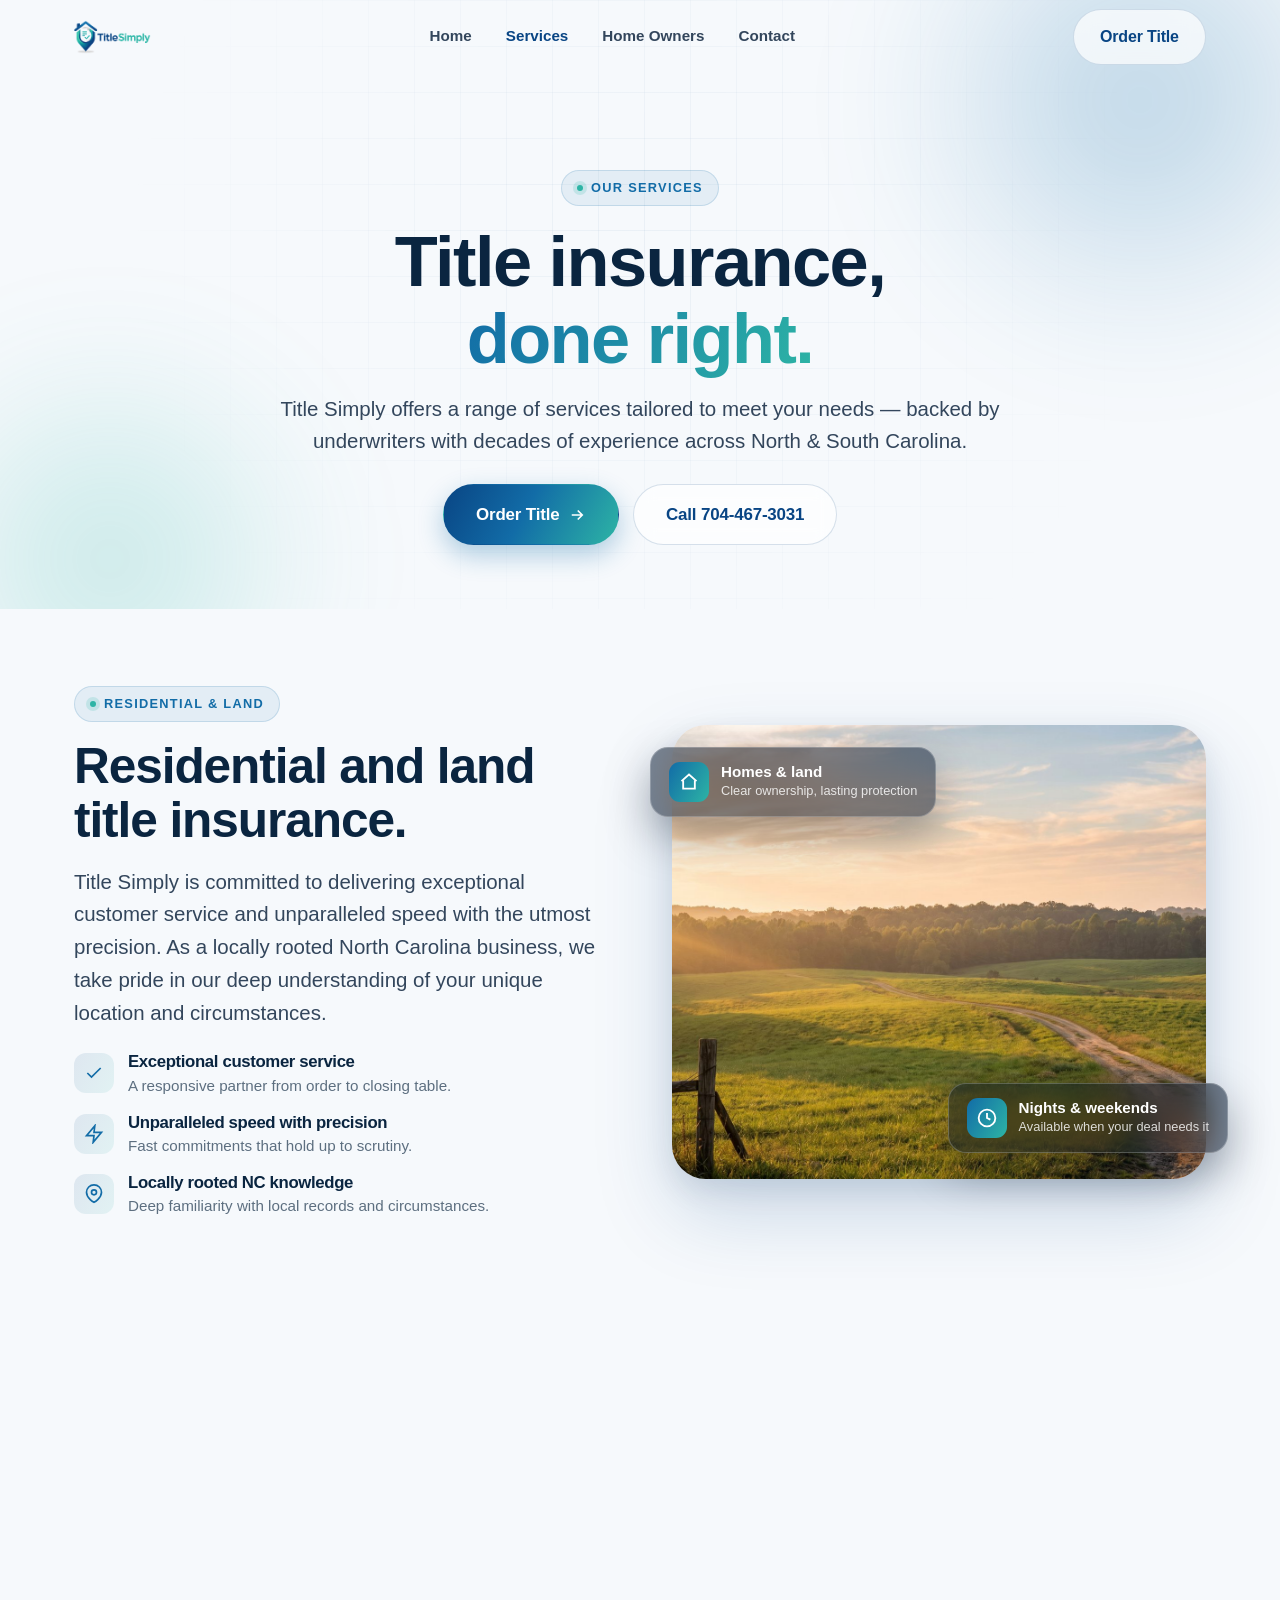
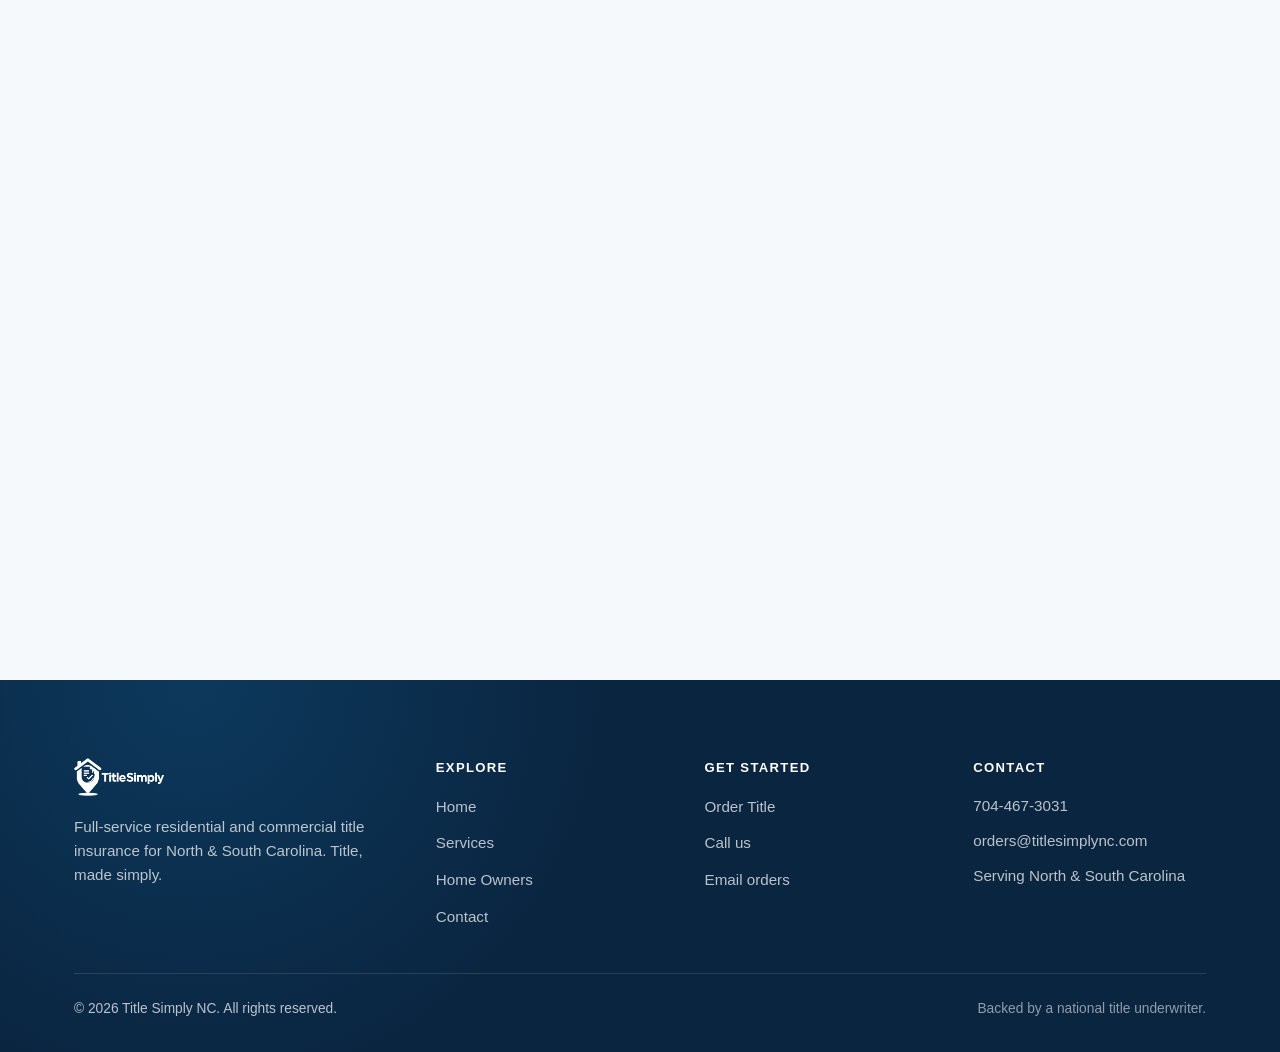
<file: services.html>
<!DOCTYPE html>
<html lang="en">
<head>
  <meta charset="UTF-8" />
  <meta name="viewport" content="width=device-width, initial-scale=1.0" />
  <title>Services | Title Simply NC</title>
  <meta name="description" content="Residential & land title insurance, closing services, and commercial title insurance across North &amp; South Carolina — delivered fast and done right by Title Simply." />
  <link rel="icon" type="image/png" href="assets/images/favicon.png" />
  <link rel="stylesheet" href="assets/css/styles.css" />
</head>
<body>

  <!-- ===== NAV ===== -->
  <header class="nav" id="nav">
    <div class="wrap">
      <a class="brand" href="index.html" aria-label="Title Simply home"><img src="assets/images/logo.png" alt="Title Simply" /></a>
      <nav class="nav-links" aria-label="Primary">
        <a href="index.html">Home</a>
        <a href="services.html" class="active">Services</a>
        <a href="homeowners.html">Home Owners</a>
        <a href="contact.html">Contact</a>
      </nav>
      <div class="nav-cta">
        <a href="mailto:orders@titlesimplync.com?subject=Title%20Order%20Request" class="btn btn--ghost">Order Title</a>
        <button class="nav-toggle" aria-label="Menu" aria-expanded="false" aria-controls="mobileMenu"><span></span><span></span><span></span></button>
      </div>
    </div>
  </header>
  <div class="mobile-menu" id="mobileMenu">
    <a href="index.html">Home</a>
    <a href="services.html">Services</a>
    <a href="homeowners.html">Home Owners</a>
    <a href="contact.html">Contact</a>
    <a href="mailto:orders@titlesimplync.com?subject=Title%20Order%20Request" class="btn btn--primary">Order Title</a>
  </div>

  <!-- ===== HERO ===== -->
  <section class="hero" style="padding-bottom:clamp(40px,5vw,64px)">
    <div class="bg-orbs"><span class="orb orb--1"></span><span class="orb orb--2"></span></div>
    <div class="grid-lines"></div>
    <div class="wrap">
      <div class="section-head center" data-reveal style="margin-bottom:0">
        <span class="eyebrow"><span class="dot"></span> Our Services</span>
        <h1 class="h1">Title insurance,<br /><span class="grad-text">done right.</span></h1>
        <p class="lead">Title Simply offers a range of services tailored to meet your needs — backed by underwriters with decades of experience across North &amp; South Carolina.</p>
        <div class="btn-row center" style="margin-top:26px">
          <a href="mailto:orders@titlesimplync.com?subject=Title%20Order%20Request" class="btn btn--primary btn--lg">Order Title
            <svg viewBox="0 0 24 24" fill="none" stroke="currentColor" stroke-width="2.2"><path d="M5 12h14M13 6l6 6-6 6"/></svg></a>
          <a href="tel:7044673031" class="btn btn--ghost btn--lg">Call 704-467-3031</a>
        </div>
      </div>
    </div>
  </section>

  <!-- ===== SERVICE 1: RESIDENTIAL & LAND ===== -->
  <section class="section section--tight">
    <div class="wrap">
      <div class="split">
        <div class="split-copy" data-reveal>
          <span class="eyebrow"><span class="dot"></span> Residential &amp; Land</span>
          <h2 class="h2">Residential and land title insurance.</h2>
          <p class="lead">Title Simply is committed to delivering exceptional customer service and unparalleled speed with the utmost precision. As a locally rooted North Carolina business, we take pride in our deep understanding of your unique location and circumstances.</p>
          <ul class="feature-list">
            <li><span class="fi"><svg viewBox="0 0 24 24" fill="none" stroke="currentColor" stroke-width="2"><path d="M20 6L9 17l-5-5"/></svg></span><div><h4>Exceptional customer service</h4><p>A responsive partner from order to closing table.</p></div></li>
            <li><span class="fi"><svg viewBox="0 0 24 24" fill="none" stroke="currentColor" stroke-width="2"><path d="M13 2L3 14h9l-1 8 10-12h-9z"/></svg></span><div><h4>Unparalleled speed with precision</h4><p>Fast commitments that hold up to scrutiny.</p></div></li>
            <li><span class="fi"><svg viewBox="0 0 24 24" fill="none" stroke="currentColor" stroke-width="2"><path d="M21 10c0 7-9 12-9 12s-9-5-9-12a9 9 0 0118 0z"/><circle cx="12" cy="10" r="3"/></svg></span><div><h4>Locally rooted NC knowledge</h4><p>Deep familiarity with local records and circumstances.</p></div></li>
          </ul>
        </div>
        <div class="split-media" data-reveal data-delay="1">
          <div class="photo-panel">
            <div class="pp-img"><img src="assets/images/land.jpg" alt="North Carolina land at golden hour" /></div>
            <div class="glass-badge tl floaty"><span class="gb-ico"><svg viewBox="0 0 24 24" fill="none" stroke="#fff" stroke-width="2.2"><path d="M3 11l9-8 9 8"/><path d="M5 10v10h14V10"/></svg></span><div><div class="t">Homes &amp; land</div><div class="s">Clear ownership, lasting protection</div></div></div>
            <div class="glass-badge br floaty d1"><span class="gb-ico"><svg viewBox="0 0 24 24" fill="none" stroke="#fff" stroke-width="2.2"><circle cx="12" cy="12" r="10"/><path d="M12 6v6l4 2"/></svg></span><div><div class="t">Nights &amp; weekends</div><div class="s">Available when your deal needs it</div></div></div>
          </div>
        </div>
      </div>
    </div>
  </section>

  <!-- ===== SERVICE 2: CLOSING SERVICES ===== -->
  <section class="section section--tight">
    <div class="wrap">
      <div class="split reverse">
        <div class="split-copy" data-reveal>
          <span class="eyebrow"><span class="dot"></span> Closing Services</span>
          <h2 class="h2">The right people for your closing.</h2>
          <p class="lead">At Title Simply we understand that finding the right attorney or notary for your closing can be a crucial step in the real estate process — so we help coordinate the whole thing.</p>
          <ul class="feature-list">
            <li><span class="fi"><svg viewBox="0 0 24 24" fill="none" stroke="currentColor" stroke-width="2"><path d="M20 6L9 17l-5-5"/></svg></span><div><h4>Experienced closing attorneys</h4><p>The right legal expertise for a smooth signing.</p></div></li>
            <li><span class="fi"><svg viewBox="0 0 24 24" fill="none" stroke="currentColor" stroke-width="2"><path d="M20 6L9 17l-5-5"/></svg></span><div><h4>Trusted notaries</h4><p>Reliable, professional notarization when you need it.</p></div></li>
            <li><span class="fi"><svg viewBox="0 0 24 24" fill="none" stroke="currentColor" stroke-width="2"><path d="M20 6L9 17l-5-5"/></svg></span><div><h4>Seamless coordination</h4><p>We keep every party aligned to your closing date.</p></div></li>
          </ul>
        </div>
        <div class="split-media" data-reveal data-delay="1">
          <div class="photo-panel">
            <div class="pp-img"><img src="assets/images/signing.jpg" alt="Signing real estate closing documents" /></div>
            <div class="glass-badge tl floaty"><span class="gb-ico"><svg viewBox="0 0 24 24" fill="none" stroke="#fff" stroke-width="2.2"><path d="M17 21v-2a4 4 0 00-4-4H5a4 4 0 00-4 4v2"/><circle cx="9" cy="7" r="4"/><path d="M23 21v-2a4 4 0 00-3-3.87"/></svg></span><div><div class="t">Attorneys &amp; notaries</div><div class="s">Matched to your transaction</div></div></div>
            <div class="glass-badge br floaty d1"><span class="gb-ico"><svg viewBox="0 0 24 24" fill="none" stroke="#fff" stroke-width="2.2"><path d="M9 11l3 3L22 4"/><path d="M21 12v7a2 2 0 01-2 2H5a2 2 0 01-2-2V5a2 2 0 012-2h11"/></svg></span><div><div class="t">On-schedule closings</div><div class="s">Coordinated end to end</div></div></div>
          </div>
        </div>
      </div>
    </div>
  </section>

  <!-- ===== SERVICE 3: COMMERCIAL ===== -->
  <section class="section section--tight">
    <div class="wrap">
      <div class="split">
        <div class="split-copy" data-reveal>
          <span class="eyebrow"><span class="dot"></span> Commercial</span>
          <h2 class="h2">Commercial title insurance.</h2>
          <p class="lead">Unlike residential properties, commercial ones usually carry a hefty price tag and involve intricate negotiation procedures. We bring the experience and diligence these transactions demand.</p>
          <ul class="feature-list">
            <li><span class="fi"><svg viewBox="0 0 24 24" fill="none" stroke="currentColor" stroke-width="2"><path d="M3 21h18"/><path d="M5 21V7l7-4 7 4v14"/></svg></span><div><h4>Higher-value transactions</h4><p>Depth and care for properties that carry real weight.</p></div></li>
            <li><span class="fi"><svg viewBox="0 0 24 24" fill="none" stroke="currentColor" stroke-width="2"><path d="M14 9V5a3 3 0 00-6 0v4"/><rect x="2" y="9" width="20" height="12" rx="2"/></svg></span><div><h4>Intricate negotiations</h4><p>We navigate complex terms and multiple stakeholders.</p></div></li>
            <li><span class="fi"><svg viewBox="0 0 24 24" fill="none" stroke="currentColor" stroke-width="2"><path d="M12 2l7 4v6c0 5-3.5 8-7 10-3.5-2-7-5-7-10V6z"/></svg></span><div><h4>Complex title issues</h4><p>Experience resolving the toughest title matters.</p></div></li>
          </ul>
        </div>
        <div class="split-media" data-reveal data-delay="1">
          <div class="photo-panel">
            <div class="pp-img"><img src="assets/images/commercial.jpg" alt="Modern commercial building" /></div>
            <div class="glass-badge tl floaty"><span class="gb-ico"><svg viewBox="0 0 24 24" fill="none" stroke="#fff" stroke-width="2.2"><path d="M3 21h18"/><path d="M5 21V7l7-4 7 4v14"/></svg></span><div><div class="t">Commercial deals</div><div class="s">Built for scale &amp; complexity</div></div></div>
            <div class="glass-badge br floaty d1"><span class="gb-ico"><svg viewBox="0 0 24 24" fill="none" stroke="#fff" stroke-width="2.2"><path d="M22 11.08V12a10 10 0 11-5.93-9.14"/><path d="M22 4L12 14.01l-3-3"/></svg></span><div><div class="t">Diligence you can trust</div><div class="s">Nothing left to chance</div></div></div>
          </div>
        </div>
      </div>
    </div>
  </section>

  <!-- ===== WHY US ===== -->
  <section class="section">
    <div class="wrap">
      <div class="section-head center" data-reveal>
        <span class="eyebrow"><span class="dot"></span> Why Title Simply</span>
        <h2 class="h2">The advantages that set us apart.</h2>
      </div>
      <div class="pill-grid" data-reveal data-delay="1">
        <div class="pill-item"><svg viewBox="0 0 24 24" fill="none" stroke="currentColor" stroke-width="2.2"><path d="M20 6L9 17l-5-5"/></svg> Experience</div>
        <div class="pill-item"><svg viewBox="0 0 24 24" fill="none" stroke="currentColor" stroke-width="2.2"><path d="M20 6L9 17l-5-5"/></svg> Trustworthy</div>
        <div class="pill-item"><svg viewBox="0 0 24 24" fill="none" stroke="currentColor" stroke-width="2.2"><path d="M20 6L9 17l-5-5"/></svg> Fast and accurate</div>
        <div class="pill-item"><svg viewBox="0 0 24 24" fill="none" stroke="currentColor" stroke-width="2.2"><path d="M20 6L9 17l-5-5"/></svg> Accessible and responsive</div>
        <div class="pill-item"><svg viewBox="0 0 24 24" fill="none" stroke="currentColor" stroke-width="2.2"><path d="M20 6L9 17l-5-5"/></svg> Available nights and weekends</div>
        <div class="pill-item"><svg viewBox="0 0 24 24" fill="none" stroke="currentColor" stroke-width="2.2"><path d="M20 6L9 17l-5-5"/></svg> Service all NC counties</div>
        <div class="pill-item"><svg viewBox="0 0 24 24" fill="none" stroke="currentColor" stroke-width="2.2"><path d="M20 6L9 17l-5-5"/></svg> Extensive network to find prior policies</div>
        <div class="pill-item"><svg viewBox="0 0 24 24" fill="none" stroke="currentColor" stroke-width="2.2"><path d="M20 6L9 17l-5-5"/></svg> Able to resolve complex title issues</div>
      </div>
    </div>
  </section>

  <!-- ===== CTA ===== -->
  <section class="section cta-band">
    <div class="wrap">
      <div class="cta-inner" data-reveal>
        <span class="o1 mp-orb"></span><span class="o2 mp-orb"></span>
        <h2 class="h2">Let's go.</h2>
        <p>Order your title or reach out — we're ready to move on your timeline.</p>
        <div class="btn-row center">
          <a href="mailto:orders@titlesimplync.com?subject=Title%20Order%20Request" class="btn btn--light btn--lg">Order Title
            <svg viewBox="0 0 24 24" fill="none" stroke="currentColor" stroke-width="2.2"><path d="M5 12h14M13 6l6 6-6 6"/></svg></a>
          <a href="tel:7044673031" class="btn btn--outline-light btn--lg">Call us today! 704-467-3031</a>
        </div>
      </div>
    </div>
  </section>

  <!-- ===== FOOTER ===== -->
  <footer class="footer">
    <div class="wrap">
      <div class="footer-top">
        <div class="f-brand">
          <img src="assets/images/logo-white.png" alt="Title Simply" />
          <p>Full-service residential and commercial title insurance for North &amp; South Carolina. Title, made simply.</p>
        </div>
        <div><h5>Explore</h5><ul><li><a href="index.html">Home</a></li><li><a href="services.html">Services</a></li><li><a href="homeowners.html">Home Owners</a></li><li><a href="contact.html">Contact</a></li></ul></div>
        <div><h5>Get started</h5><ul><li><a href="mailto:orders@titlesimplync.com?subject=Title%20Order%20Request">Order Title</a></li><li><a href="tel:7044673031">Call us</a></li><li><a href="mailto:orders@titlesimplync.com">Email orders</a></li></ul></div>
        <div><h5>Contact</h5><ul class="f-contact"><li><a href="tel:7044673031">704-467-3031</a></li><li><a href="mailto:orders@titlesimplync.com">orders@titlesimplync.com</a></li><li>Serving North &amp; South Carolina</li></ul></div>
      </div>
      <div class="footer-bottom">
        <span>© <span data-year>2026</span> Title Simply NC. All rights reserved.</span>
        <span class="partner">Backed by a national title underwriter.</span>
      </div>
    </div>
  </footer>

  <script src="assets/js/script.js"></script>
</body>
</html>
</file>
<file: assets/css/styles.css>
/* =========================================================
   Title Simply NC — Design System
   Apple-inspired: light, airy, floating dynamic cards
   Brand: navy #094584 · blue #126CA7 · teal #2DB4A5
   ========================================================= */

:root {
  /* Brand */
  --navy:        #094584;
  --navy-deep:   #06305c;
  --blue:        #126CA7;
  --teal:        #2DB4A5;
  --teal-light:  #46C7B6;

  /* Ink & surfaces */
  --ink:         #0A2540;
  --ink-soft:    #33465c;
  --muted:       #5d6f80;
  --bg:          #f6f9fc;
  --bg-2:        #eef4fa;
  --surface:     #ffffff;
  --line:        rgba(9, 69, 132, .10);
  --line-strong: rgba(9, 69, 132, .16);

  /* Gradients */
  --grad-brand:  linear-gradient(118deg, #094584 0%, #126CA7 46%, #2DB4A5 100%);
  --grad-brand-soft: linear-gradient(118deg, rgba(9,69,132,.10), rgba(45,180,165,.10));
  --grad-teal:   linear-gradient(120deg, #126CA7, #2DB4A5);

  /* Elevation (Apple-like layered, soft) */
  --sh-sm:  0 1px 2px rgba(10,37,64,.06), 0 2px 6px rgba(10,37,64,.05);
  --sh-md:  0 6px 20px rgba(10,37,64,.08), 0 2px 6px rgba(10,37,64,.05);
  --sh-lg:  0 18px 50px rgba(10,37,64,.14), 0 6px 16px rgba(10,37,64,.07);
  --sh-xl:  0 34px 80px rgba(9,69,132,.18), 0 12px 28px rgba(10,37,64,.10);
  --sh-glow: 0 20px 60px rgba(18,108,167,.28);

  /* Shape & motion */
  --r-sm: 12px;
  --r-md: 18px;
  --r-lg: 26px;
  --r-xl: 34px;
  --r-pill: 999px;
  --ease: cubic-bezier(.22,.61,.36,1);
  --ease-out: cubic-bezier(.16,1,.3,1);

  --maxw: 1180px;
  --nav-h: 74px;

  --font: -apple-system, BlinkMacSystemFont, "SF Pro Display", "SF Pro Text",
          "Inter", "Segoe UI", Roboto, Helvetica, Arial, sans-serif;
}

/* ---------- Reset ---------- */
*, *::before, *::after { box-sizing: border-box; }
html { -webkit-text-size-adjust: 100%; scroll-behavior: smooth; }
@media (prefers-reduced-motion: reduce) {
  html { scroll-behavior: auto; }
  *, *::before, *::after { animation-duration: .001ms !important; transition-duration: .001ms !important; }
}
body {
  margin: 0;
  font-family: var(--font);
  color: var(--ink);
  background: var(--bg);
  line-height: 1.6;
  -webkit-font-smoothing: antialiased;
  text-rendering: optimizeLegibility;
  overflow-x: hidden;
}
img { max-width: 100%; display: block; }
a { color: inherit; text-decoration: none; }
button { font-family: inherit; cursor: pointer; }
h1, h2, h3, h4 { line-height: 1.08; letter-spacing: -.022em; color: var(--ink); margin: 0; font-weight: 700; }
p { margin: 0; }

/* ---------- Layout ---------- */
.wrap { width: 100%; max-width: var(--maxw); margin: 0 auto; padding: 0 24px; }
.section { padding: clamp(64px, 9vw, 128px) 0; position: relative; }
.section--tight { padding: clamp(48px, 6vw, 84px) 0; }
.center { text-align: center; }
.eyebrow {
  display: inline-flex; align-items: center; gap: 8px;
  font-size: .8rem; font-weight: 650; letter-spacing: .10em; text-transform: uppercase;
  color: var(--blue);
  padding: 7px 15px; border-radius: var(--r-pill);
  background: rgba(18,108,167,.08);
  border: 1px solid rgba(18,108,167,.16);
}
.eyebrow .dot { width: 6px; height: 6px; border-radius: 50%; background: var(--teal); box-shadow: 0 0 0 4px rgba(45,180,165,.18); }
.h1 { font-size: clamp(2.5rem, 6vw, 4.4rem); font-weight: 700; }
.h2 { font-size: clamp(2rem, 4.4vw, 3.1rem); }
.h3 { font-size: clamp(1.35rem, 2.4vw, 1.7rem); }
.lead { font-size: clamp(1.05rem, 1.6vw, 1.28rem); color: var(--ink-soft); }
.muted { color: var(--muted); }
.grad-text {
  background: var(--grad-teal);
  -webkit-background-clip: text; background-clip: text; color: transparent;
}
.section-head { max-width: 720px; margin: 0 auto clamp(40px, 5vw, 64px); }
.section-head.center { text-align: center; }
.section-head .eyebrow { margin-bottom: 18px; }
.section-head p { margin-top: 16px; }

/* ---------- Buttons ---------- */
.btn {
  display: inline-flex; align-items: center; justify-content: center; gap: 9px;
  font-size: 1rem; font-weight: 600; letter-spacing: -.01em;
  padding: 14px 26px; border-radius: var(--r-pill);
  border: 1px solid transparent; white-space: nowrap;
  transition: transform .35s var(--ease-out), box-shadow .35s var(--ease-out), background .3s, color .3s;
  will-change: transform;
}
.btn svg { width: 18px; height: 18px; }
.btn--primary {
  color: #fff; background: var(--grad-brand);
  box-shadow: 0 10px 26px rgba(18,108,167,.32);
}
.btn--primary:hover { transform: translateY(-3px); box-shadow: 0 18px 40px rgba(18,108,167,.42); }
.btn--ghost {
  color: var(--navy); background: rgba(255,255,255,.7);
  border-color: var(--line-strong); backdrop-filter: blur(10px);
}
.btn--ghost:hover { transform: translateY(-3px); box-shadow: var(--sh-md); background: #fff; }
.btn--light { color: var(--navy); background: #fff; box-shadow: var(--sh-md); }
.btn--light:hover { transform: translateY(-3px); box-shadow: var(--sh-lg); }
.btn--outline-light { color: #fff; border-color: rgba(255,255,255,.4); background: rgba(255,255,255,.08); }
.btn--outline-light:hover { background: rgba(255,255,255,.16); transform: translateY(-3px); }
.btn--lg { padding: 16px 32px; font-size: 1.06rem; }
.btn-row { display: flex; flex-wrap: wrap; gap: 14px; }
.btn-row.center { justify-content: center; }

/* ---------- Nav ---------- */
.nav {
  position: fixed; top: 0; left: 0; right: 0; z-index: 100;
  height: var(--nav-h);
  display: flex; align-items: center;
  transition: background .4s var(--ease), box-shadow .4s var(--ease), border-color .4s;
  border-bottom: 1px solid transparent;
}
.nav.scrolled {
  background: rgba(246,249,252,.72);
  backdrop-filter: saturate(180%) blur(20px);
  -webkit-backdrop-filter: saturate(180%) blur(20px);
  border-bottom-color: var(--line);
  box-shadow: 0 1px 0 rgba(255,255,255,.6) inset;
}
.nav .wrap { display: flex; align-items: center; justify-content: space-between; gap: 20px; }
.brand { display: flex; align-items: center; gap: 10px; }
.brand img { height: 34px; width: auto; }
.nav-links { display: flex; align-items: center; gap: 4px; }
.nav-links a {
  font-size: .95rem; font-weight: 550; color: var(--ink-soft);
  padding: 9px 15px; border-radius: var(--r-pill);
  transition: color .25s, background .25s;
}
.nav-links a:hover { color: var(--navy); background: rgba(9,69,132,.06); }
.nav-links a.active { color: var(--navy); }
.nav-cta { display: flex; align-items: center; gap: 10px; }
.nav-toggle {
  display: none; width: 44px; height: 44px; border-radius: 12px;
  background: rgba(9,69,132,.06); border: 1px solid var(--line);
  align-items: center; justify-content: center; flex-direction: column; gap: 5px;
}
.nav-toggle span { width: 20px; height: 2px; background: var(--navy); border-radius: 2px; transition: transform .3s var(--ease), opacity .3s; }
.nav-toggle.open span:nth-child(1) { transform: translateY(7px) rotate(45deg); }
.nav-toggle.open span:nth-child(2) { opacity: 0; }
.nav-toggle.open span:nth-child(3) { transform: translateY(-7px) rotate(-45deg); }

/* Mobile menu */
.mobile-menu {
  position: fixed; inset: var(--nav-h) 0 auto 0; z-index: 99;
  background: rgba(246,249,252,.94);
  backdrop-filter: saturate(180%) blur(22px);
  -webkit-backdrop-filter: saturate(180%) blur(22px);
  border-bottom: 1px solid var(--line);
  padding: 14px 24px 26px;
  transform: translateY(-12px); opacity: 0; pointer-events: none;
  transition: transform .35s var(--ease-out), opacity .3s;
}
.mobile-menu.open { transform: translateY(0); opacity: 1; pointer-events: auto; }
.mobile-menu a { display: block; padding: 14px 8px; font-size: 1.1rem; font-weight: 600; color: var(--ink); border-bottom: 1px solid var(--line); }
.mobile-menu a:last-of-type { border-bottom: none; }
.mobile-menu .btn { width: 100%; margin-top: 16px; }

/* ---------- Background décor ---------- */
.bg-orbs { position: absolute; inset: 0; overflow: hidden; pointer-events: none; z-index: 0; }
.orb { position: absolute; border-radius: 50%; filter: blur(60px); opacity: .5; }
.orb--1 { width: 520px; height: 520px; background: radial-gradient(circle, rgba(18,108,167,.55), transparent 70%); top: -160px; right: -120px; }
.orb--2 { width: 460px; height: 460px; background: radial-gradient(circle, rgba(45,180,165,.5), transparent 70%); bottom: -180px; left: -120px; }
.orb--3 { width: 380px; height: 380px; background: radial-gradient(circle, rgba(9,69,132,.28), transparent 70%); top: 30%; left: 45%; }
.grid-lines { position: absolute; inset: 0; z-index: 0; pointer-events: none;
  background-image: linear-gradient(var(--line) 1px, transparent 1px), linear-gradient(90deg, var(--line) 1px, transparent 1px);
  background-size: 46px 46px; mask-image: radial-gradient(circle at 50% 40%, #000 0%, transparent 72%);
  -webkit-mask-image: radial-gradient(circle at 50% 40%, #000 0%, transparent 72%); opacity: .5; }

/* ---------- Hero ---------- */
.hero { position: relative; padding-top: calc(var(--nav-h) + clamp(48px, 8vw, 96px)); padding-bottom: clamp(60px, 9vw, 120px); overflow: hidden; }
.hero .wrap { position: relative; z-index: 2; }
.hero-grid { display: grid; grid-template-columns: 1.05fr .95fr; gap: clamp(32px, 5vw, 64px); align-items: center; }
.hero-copy .eyebrow { margin-bottom: 22px; }
.hero-copy h1 { margin-bottom: 20px; }
.hero-copy .lead { max-width: 540px; margin-bottom: 30px; }
.hero-badges { display: flex; flex-wrap: wrap; gap: 10px; margin-bottom: 32px; }
.chip {
  display: inline-flex; align-items: center; gap: 8px;
  font-size: .86rem; font-weight: 560; color: var(--ink-soft);
  padding: 8px 14px; border-radius: var(--r-pill);
  background: var(--surface); border: 1px solid var(--line); box-shadow: var(--sh-sm);
}
.chip svg { width: 15px; height: 15px; color: var(--teal); }

/* Hero visual: stacked floating cards */
.hero-visual { position: relative; min-height: 440px; }
.float-card {
  position: absolute; background: var(--surface); border: 1px solid var(--line);
  border-radius: var(--r-lg); box-shadow: var(--sh-xl); padding: 22px;
  will-change: transform;
}
.hero-visual .fc-main {
  inset: 20px 30px auto 30px; padding: 26px;
  background: var(--grad-brand); color: #fff; border: none;
  box-shadow: var(--sh-glow);
}
.fc-main .fc-label { font-size: .78rem; letter-spacing: .12em; text-transform: uppercase; opacity: .82; font-weight: 650; }
.fc-main .fc-big { font-size: 2.4rem; font-weight: 700; margin: 8px 0 2px; letter-spacing: -.03em; }
.fc-main .fc-sub { opacity: .9; font-size: .95rem; }
.fc-main .fc-bar { height: 6px; border-radius: 6px; background: rgba(255,255,255,.25); margin-top: 18px; overflow: hidden; }
.fc-main .fc-bar i { display: block; height: 100%; width: 82%; background: #fff; border-radius: 6px; }
.hero-visual .fc-status { top: 190px; right: -6px; display: flex; align-items: center; gap: 12px; }
.hero-visual .fc-stat  { bottom: 40px; left: -6px; }
.hero-visual .fc-people { bottom: -8px; right: 24px; display: flex; align-items: center; gap: 12px; }
.fc-ico { width: 44px; height: 44px; border-radius: 13px; display: grid; place-items: center; flex: none;
  background: var(--grad-brand-soft); color: var(--blue); }
.fc-ico svg { width: 22px; height: 22px; }
.fc-ico--green { background: rgba(45,180,165,.14); color: #1a9384; }
.fc-title { font-weight: 650; font-size: .98rem; }
.fc-meta { font-size: .82rem; color: var(--muted); }
.fc-stat .num { font-size: 1.9rem; font-weight: 700; letter-spacing: -.03em; background: var(--grad-teal); -webkit-background-clip: text; background-clip: text; color: transparent; }
.avatars { display: flex; }
.avatars span { width: 30px; height: 30px; border-radius: 50%; border: 2px solid #fff; margin-left: -8px; background: var(--grad-brand); display: grid; place-items: center; color: #fff; font-size: .72rem; font-weight: 700; }
.avatars span:first-child { margin-left: 0; }

/* ---------- Card grid (floating dynamic) ---------- */
.cards { display: grid; gap: 22px; }
.cards--3 { grid-template-columns: repeat(3, 1fr); }
.cards--2 { grid-template-columns: repeat(2, 1fr); }
.cards--4 { grid-template-columns: repeat(4, 1fr); }

.card {
  position: relative; background: var(--surface); border: 1px solid var(--line);
  border-radius: var(--r-lg); padding: 30px; box-shadow: var(--sh-md);
  transition: transform .5s var(--ease-out), box-shadow .5s var(--ease-out), border-color .5s;
  overflow: hidden; transform-style: preserve-3d;
}
.card::after {
  content: ""; position: absolute; inset: 0; border-radius: inherit; opacity: 0;
  background: radial-gradient(600px circle at var(--mx,50%) var(--my,0%), rgba(18,108,167,.10), transparent 40%);
  transition: opacity .4s; pointer-events: none;
}
.card:hover { transform: translateY(-8px); box-shadow: var(--sh-xl); border-color: rgba(18,108,167,.28); }
.card:hover::after { opacity: 1; }
.card .ico {
  width: 58px; height: 58px; border-radius: 16px; display: grid; place-items: center;
  background: var(--grad-brand-soft); color: var(--blue); margin-bottom: 20px;
  box-shadow: inset 0 0 0 1px rgba(18,108,167,.12);
  transition: transform .5s var(--ease-out);
}
.card:hover .ico { transform: translateY(-2px) scale(1.04); }
.card .ico svg { width: 27px; height: 27px; }
.card h3 { font-size: 1.28rem; margin-bottom: 10px; }
.card p { color: var(--muted); font-size: .98rem; }
.card .ticks { list-style: none; padding: 0; margin: 18px 0 0; display: grid; gap: 10px; }
.card .ticks li { display: flex; align-items: flex-start; gap: 10px; font-size: .94rem; color: var(--ink-soft); }
.card .ticks svg { width: 18px; height: 18px; color: var(--teal); flex: none; margin-top: 2px; }
.card .card-link { display: inline-flex; align-items: center; gap: 6px; margin-top: 20px; font-weight: 620; color: var(--navy); font-size: .95rem; }
.card .card-link svg { width: 16px; height: 16px; transition: transform .3s var(--ease-out); }
.card:hover .card-link svg { transform: translateX(4px); }
.card--feature { background: var(--grad-brand); color: #fff; border: none; }
.card--feature h3, .card--feature p { color: #fff; }
.card--feature p { opacity: .9; }
.card--feature .ico { background: rgba(255,255,255,.14); color: #fff; }

/* Numbered / value cards */
.value-card { text-align: left; }
.value-card .idx { font-size: .82rem; font-weight: 700; color: var(--teal); letter-spacing: .1em; }

/* ---------- Stats strip ---------- */
.stats { display: grid; grid-template-columns: repeat(4, 1fr); gap: 20px; }
.stat {
  background: var(--surface); border: 1px solid var(--line); border-radius: var(--r-lg);
  padding: 28px 24px; text-align: center; box-shadow: var(--sh-sm);
  transition: transform .5s var(--ease-out), box-shadow .5s var(--ease-out);
}
.stat:hover { transform: translateY(-6px); box-shadow: var(--sh-lg); }
.stat .n { font-size: clamp(2.1rem, 3.6vw, 2.9rem); font-weight: 700; letter-spacing: -.03em;
  background: var(--grad-brand); -webkit-background-clip: text; background-clip: text; color: transparent; }
.stat .l { font-size: .92rem; color: var(--muted); margin-top: 6px; }

/* ---------- Split feature ---------- */
.split { display: grid; grid-template-columns: 1fr 1fr; gap: clamp(32px, 5vw, 72px); align-items: center; }
.split.reverse .split-media { order: 2; }
.split-copy .eyebrow { margin-bottom: 18px; }
.split-copy h2 { margin-bottom: 18px; }
.split-copy .lead { margin-bottom: 22px; }
.feature-list { list-style: none; padding: 0; margin: 24px 0 0; display: grid; gap: 16px; }
.feature-list li { display: flex; gap: 14px; align-items: flex-start; }
.feature-list .fi { width: 40px; height: 40px; border-radius: 12px; flex: none; display: grid; place-items: center;
  background: var(--grad-brand-soft); color: var(--blue); }
.feature-list .fi svg { width: 20px; height: 20px; }
.feature-list h4 { font-size: 1.05rem; margin-bottom: 2px; }
.feature-list p { color: var(--muted); font-size: .95rem; }

/* Media panel with floating badge */
.media-panel {
  position: relative; border-radius: var(--r-xl); padding: 40px;
  background: var(--grad-brand); color: #fff; box-shadow: var(--sh-xl); overflow: hidden;
  min-height: 360px; display: flex; flex-direction: column; justify-content: center; gap: 20px;
}
.media-panel .mp-orb { position: absolute; border-radius: 50%; background: rgba(255,255,255,.14); filter: blur(10px); }
.media-panel .mp-orb.a { width: 220px; height: 220px; top: -60px; right: -50px; }
.media-panel .mp-orb.b { width: 160px; height: 160px; bottom: -50px; left: -40px; background: rgba(45,180,165,.35); }
.mp-badge { position: relative; z-index: 2; display: inline-flex; align-items: center; gap: 12px;
  background: rgba(255,255,255,.14); border: 1px solid rgba(255,255,255,.2); border-radius: var(--r-md);
  padding: 16px 18px; backdrop-filter: blur(6px); }
.mp-badge .mp-ico { width: 42px; height: 42px; border-radius: 12px; background: rgba(255,255,255,.16); display: grid; place-items: center; flex: none; }
.mp-badge .mp-ico svg { width: 22px; height: 22px; }
.mp-badge .t { font-weight: 650; }
.mp-badge .s { opacity: .85; font-size: .88rem; }

/* ---------- Checklist / coverage grid ---------- */
.pill-grid { display: grid; grid-template-columns: repeat(2, 1fr); gap: 12px; }
.pill-item { display: flex; align-items: center; gap: 12px; padding: 15px 18px; background: var(--surface);
  border: 1px solid var(--line); border-radius: var(--r-md); box-shadow: var(--sh-sm); font-weight: 550; font-size: .96rem;
  transition: transform .4s var(--ease-out), box-shadow .4s var(--ease-out); }
.pill-item:hover { transform: translateX(4px); box-shadow: var(--sh-md); }
.pill-item svg { width: 20px; height: 20px; color: var(--teal); flex: none; }

/* ---------- Info / definition cards ---------- */
.info-card { background: var(--surface); border: 1px solid var(--line); border-radius: var(--r-lg);
  padding: 30px; box-shadow: var(--sh-md); }
.info-card .eyebrow { margin-bottom: 16px; }
.info-card h3 { margin-bottom: 12px; }
.info-card p { color: var(--muted); }
.info-card + .info-card { margin-top: 0; }

/* ---------- CTA band ---------- */
.cta-band { position: relative; overflow: hidden; }
.cta-inner {
  position: relative; z-index: 2; background: var(--grad-brand); color: #fff;
  border-radius: var(--r-xl); padding: clamp(40px, 6vw, 72px); text-align: center;
  box-shadow: var(--sh-xl);
}
.cta-inner .mp-orb { position: absolute; }
.cta-inner .o1 { width: 300px; height: 300px; border-radius: 50%; background: rgba(45,180,165,.4); filter: blur(50px); top: -100px; right: -60px; }
.cta-inner .o2 { width: 260px; height: 260px; border-radius: 50%; background: rgba(255,255,255,.18); filter: blur(50px); bottom: -120px; left: -40px; }
.cta-inner > * { position: relative; z-index: 2; }
.cta-inner h2 { color: #fff; margin-bottom: 14px; }
.cta-inner p { color: rgba(255,255,255,.9); max-width: 560px; margin: 0 auto 28px; font-size: 1.1rem; }

/* ---------- Contact / form ---------- */
.contact-grid { display: grid; grid-template-columns: .9fr 1.1fr; gap: clamp(28px, 4vw, 52px); align-items: start; }
.contact-list { display: grid; gap: 14px; margin-top: 26px; }
.contact-item { display: flex; align-items: center; gap: 16px; padding: 18px 20px; background: var(--surface);
  border: 1px solid var(--line); border-radius: var(--r-md); box-shadow: var(--sh-sm);
  transition: transform .4s var(--ease-out), box-shadow .4s var(--ease-out); }
.contact-item:hover { transform: translateY(-3px); box-shadow: var(--sh-md); }
.contact-item .ci { width: 46px; height: 46px; border-radius: 13px; display: grid; place-items: center; flex: none;
  background: var(--grad-brand-soft); color: var(--blue); }
.contact-item .ci svg { width: 22px; height: 22px; }
.contact-item .l { font-size: .8rem; color: var(--muted); text-transform: uppercase; letter-spacing: .06em; font-weight: 600; }
.contact-item .v { font-weight: 620; color: var(--ink); }

.form-card { background: var(--surface); border: 1px solid var(--line); border-radius: var(--r-xl); padding: clamp(24px, 3vw, 38px); box-shadow: var(--sh-lg); }
.form-note { display: flex; gap: 10px; align-items: flex-start; font-size: .84rem; color: var(--ink-soft);
  background: rgba(45,180,165,.08); border: 1px solid rgba(45,180,165,.2); border-radius: var(--r-md); padding: 12px 14px; margin-bottom: 22px; }
.form-note svg { width: 16px; height: 16px; color: var(--teal); flex: none; margin-top: 2px; }
.form-grid { display: grid; grid-template-columns: 1fr 1fr; gap: 16px; }
.field { display: flex; flex-direction: column; gap: 7px; }
.field.full { grid-column: 1 / -1; }
.field label { font-size: .86rem; font-weight: 600; color: var(--ink-soft); }
.field input, .field select, .field textarea {
  font-family: inherit; font-size: .98rem; color: var(--ink);
  padding: 13px 15px; border-radius: var(--r-sm); border: 1px solid var(--line-strong);
  background: #fbfdff; transition: border-color .25s, box-shadow .25s, background .25s;
}
.field textarea { resize: vertical; min-height: 110px; }
.field input:focus, .field select:focus, .field textarea:focus {
  outline: none; border-color: var(--blue); background: #fff;
  box-shadow: 0 0 0 4px rgba(18,108,167,.12);
}
.form-consent { font-size: .8rem; color: var(--muted); margin-top: 14px; }
.form-ok { display: none; margin-top: 16px; padding: 14px 16px; border-radius: var(--r-md);
  background: rgba(45,180,165,.12); border: 1px solid rgba(45,180,165,.3); color: #157567; font-weight: 600; font-size: .95rem; }
.form-ok.show { display: block; }

/* ---------- Footer ---------- */
.footer { background: var(--ink); color: rgba(255,255,255,.72); padding: clamp(52px, 6vw, 80px) 0 32px; position: relative; overflow: hidden; }
.footer::before { content: ""; position: absolute; inset: 0; background: radial-gradient(700px circle at 15% 0%, rgba(18,108,167,.28), transparent 60%); pointer-events: none; }
.footer .wrap { position: relative; z-index: 2; }
.footer-top { display: grid; grid-template-columns: 1.4fr 1fr 1fr 1fr; gap: 36px; padding-bottom: 44px; border-bottom: 1px solid rgba(255,255,255,.12); }
.footer .f-brand img { height: 40px; margin-bottom: 18px; }
.footer .f-brand p { max-width: 320px; font-size: .95rem; }
.footer h5 { color: #fff; font-size: .82rem; letter-spacing: .1em; text-transform: uppercase; margin: 0 0 16px; font-weight: 650; }
.footer ul { list-style: none; padding: 0; margin: 0; display: grid; gap: 11px; }
.footer ul a { font-size: .95rem; transition: color .25s; }
.footer ul a:hover { color: #fff; }
.footer .f-contact li { font-size: .95rem; }
.footer-bottom { display: flex; flex-wrap: wrap; gap: 12px; justify-content: space-between; align-items: center; padding-top: 24px; font-size: .86rem; }
.footer-bottom .partner { color: rgba(255,255,255,.55); }

/* ---------- Reveal animation ---------- */
[data-reveal] { opacity: 0; transform: translateY(28px); transition: opacity .8s var(--ease-out), transform .8s var(--ease-out); }
[data-reveal].in { opacity: 1; transform: none; }
[data-reveal][data-delay="1"] { transition-delay: .08s; }
[data-reveal][data-delay="2"] { transition-delay: .16s; }
[data-reveal][data-delay="3"] { transition-delay: .24s; }
[data-reveal][data-delay="4"] { transition-delay: .32s; }

/* Floating idle animation for hero cards */
@keyframes floaty { 0%,100% { transform: translateY(0); } 50% { transform: translateY(-10px); } }
.floaty { animation: floaty 6s ease-in-out infinite; }
.floaty.d1 { animation-delay: -2s; }
.floaty.d2 { animation-delay: -4s; }

/* ---------- Responsive ---------- */
@media (max-width: 980px) {
  .hero-grid { grid-template-columns: 1fr; }
  .hero-visual { min-height: 400px; margin-top: 20px; }
  .split { grid-template-columns: 1fr; }
  .split.reverse .split-media { order: 0; }
  .contact-grid { grid-template-columns: 1fr; }
  .cards--3, .cards--4 { grid-template-columns: repeat(2, 1fr); }
  .stats { grid-template-columns: repeat(2, 1fr); }
  .footer-top { grid-template-columns: 1fr 1fr; }
}
@media (max-width: 720px) {
  .nav-links, .nav-cta .btn { display: none; }
  .nav-toggle { display: flex; }
  .cards--2, .cards--3, .cards--4 { grid-template-columns: 1fr; }
  .pill-grid { grid-template-columns: 1fr; }
  .form-grid { grid-template-columns: 1fr; }
  .footer-top { grid-template-columns: 1fr; }
  .hero-visual { min-height: 430px; }
}

/* =========================================================
   PHOTO & GLASS MATERIALS (visual upgrade)
   ========================================================= */

/* ---- Photo hero ---- */
.hero--photo { padding-top: 0; padding-bottom: 0; min-height: 100vh; display: flex; align-items: center; }
.hero-photo { position: absolute; inset: 0; z-index: 0; overflow: hidden; }
.hero-photo img { width: 100%; height: 100%; object-fit: cover; transform: scale(1.08); animation: kenburns 22s ease-in-out infinite alternate; }
@keyframes kenburns { from { transform: scale(1.06) translate(0,0); } to { transform: scale(1.16) translate(-2%, -2%); } }
.hero-photo::after {
  content: ""; position: absolute; inset: 0;
  background:
    linear-gradient(100deg, rgba(6,26,48,.92) 0%, rgba(6,26,48,.72) 34%, rgba(6,26,48,.28) 60%, rgba(6,26,48,.08) 100%),
    linear-gradient(0deg, rgba(6,26,48,.72) 0%, transparent 45%);
}
.hero--photo .wrap { position: relative; z-index: 3; width: 100%; padding-top: calc(var(--nav-h) + 40px); padding-bottom: 56px; }
.hero--photo .hero-copy h1, .hero--photo .hero-copy .lead { color: #fff; }
.hero--photo .hero-copy .lead { color: rgba(255,255,255,.9); }
.hero--photo .eyebrow { background: rgba(255,255,255,.12); border-color: rgba(255,255,255,.22); color: #eaf6ff; }
.hero--photo .chip { background: rgba(255,255,255,.12); border-color: rgba(255,255,255,.2); color: #fff; backdrop-filter: blur(8px); }
.hero--photo .chip svg { color: var(--teal-light); }
.hero--photo .btn--ghost { color: #fff; background: rgba(255,255,255,.12); border-color: rgba(255,255,255,.28); }
.hero--photo .btn--ghost:hover { background: rgba(255,255,255,.2); }

/* Glass floating cards (over photo) */
.glass {
  background: rgba(9,26,48,.30);
  border: 1px solid rgba(255,255,255,.28);
  backdrop-filter: blur(2px) saturate(130%);
  -webkit-backdrop-filter: blur(2px) saturate(130%);
  box-shadow: 0 22px 54px rgba(3,16,32,.42), inset 0 1px 0 rgba(255,255,255,.22);
  color: #fff;
}
.hero-glass { position: relative; min-height: 380px; }
.g-card { position: absolute; border-radius: var(--r-lg); padding: 20px; will-change: transform; }
.g-main { inset: 10px 20px auto 20px; padding: 24px; }
.g-main .fc-label { font-size: .74rem; letter-spacing: .14em; text-transform: uppercase; color: rgba(255,255,255,.75); font-weight: 650; }
.g-main .fc-big { font-size: 2.2rem; font-weight: 700; letter-spacing: -.03em; margin: 6px 0 2px; display: flex; align-items: center; gap: 10px; }
.g-main .fc-big .tick { width: 30px; height: 30px; border-radius: 50%; background: var(--grad-teal); display: grid; place-items: center; }
.g-main .fc-big .tick svg { width: 18px; height: 18px; }
.g-main .fc-sub { color: rgba(255,255,255,.82); font-size: .92rem; }
.g-main .fc-bar { height: 6px; border-radius: 6px; background: rgba(255,255,255,.22); margin-top: 16px; overflow: hidden; }
.g-main .fc-bar i { display: block; height: 100%; width: 88%; background: linear-gradient(90deg, var(--teal-light), #fff); border-radius: 6px; }
.g-pill { top: 172px; right: -8px; display: flex; align-items: center; gap: 12px; padding: 15px 18px; }
.g-pill .gi { width: 40px; height: 40px; border-radius: 12px; background: rgba(255,255,255,.16); display: grid; place-items: center; flex: none; }
.g-pill .gi svg { width: 20px; height: 20px; color: var(--teal-light); }
.g-pill .t { font-weight: 650; font-size: .95rem; }
.g-pill .s { font-size: .8rem; color: rgba(255,255,255,.72); }
.g-stat { bottom: 6px; left: -6px; padding: 18px 22px; }
.g-stat .n { font-size: 1.9rem; font-weight: 700; letter-spacing: -.03em; }
.g-stat .l { font-size: .8rem; color: rgba(255,255,255,.75); }

/* ---- Photo service cards ---- */
.photo-card {
  position: relative; background: var(--surface); border: 1px solid var(--line);
  border-radius: var(--r-lg); overflow: hidden; box-shadow: var(--sh-md);
  transition: transform .5s var(--ease-out), box-shadow .5s var(--ease-out), border-color .5s;
  display: flex; flex-direction: column;
}
.photo-card:hover { transform: translateY(-8px); box-shadow: var(--sh-xl); border-color: rgba(18,108,167,.28); }
.pc-media { position: relative; aspect-ratio: 16/10; overflow: hidden; }
.pc-media img { width: 100%; height: 100%; object-fit: cover; transition: transform .7s var(--ease-out); }
.photo-card:hover .pc-media img { transform: scale(1.07); }
.pc-media::after { content: ""; position: absolute; inset: 0; background: linear-gradient(180deg, transparent 55%, rgba(6,26,48,.35)); }
.pc-media .pc-ico {
  position: absolute; left: 20px; bottom: -26px; width: 56px; height: 56px; border-radius: 16px;
  background: var(--grad-brand); display: grid; place-items: center; box-shadow: var(--sh-lg); z-index: 2;
  border: 3px solid #fff;
}
.pc-media .pc-ico svg { width: 26px; height: 26px; color: #fff; }
.pc-body { padding: 26px 26px 30px; }
.pc-body h3 { font-size: 1.24rem; margin-bottom: 9px; }
.pc-body p { color: var(--muted); font-size: .97rem; }
.pc-body .card-link { display: inline-flex; align-items: center; gap: 6px; margin-top: 18px; font-weight: 620; color: var(--navy); font-size: .95rem; }
.pc-body .card-link svg { width: 16px; height: 16px; transition: transform .3s var(--ease-out); }
.photo-card:hover .card-link svg { transform: translateX(4px); }

/* ---- Photo split panel (image + floating glass badges) ---- */
.photo-panel { position: relative; border-radius: var(--r-xl); overflow: visible; }
.photo-panel .pp-img { border-radius: var(--r-xl); overflow: hidden; box-shadow: var(--sh-xl); aspect-ratio: 4/3.4; }
.photo-panel .pp-img img { width: 100%; height: 100%; object-fit: cover; }
.glass-badge {
  position: absolute; display: flex; align-items: center; gap: 12px; padding: 14px 18px;
  border-radius: var(--r-md); z-index: 3;
  background: rgba(8,28,52,.52); border: 1px solid rgba(255,255,255,.22);
  backdrop-filter: blur(16px) saturate(160%); -webkit-backdrop-filter: blur(16px) saturate(160%);
  box-shadow: 0 18px 44px rgba(3,16,32,.34); color: #fff;
}
.glass-badge .gb-ico { width: 40px; height: 40px; border-radius: 11px; background: var(--grad-teal); display: grid; place-items: center; flex: none; }
.glass-badge .gb-ico svg { width: 20px; height: 20px; color: #fff; }
.glass-badge .t { font-weight: 650; font-size: .95rem; line-height: 1.2; }
.glass-badge .s { font-size: .8rem; color: rgba(255,255,255,.82); }
.glass-badge.tl { top: 22px; left: -22px; }
.glass-badge.br { bottom: 26px; right: -22px; }
.glass-badge.bl { bottom: 30px; left: -18px; }

/* Light glass badge (for bright images) */
.glass-badge--light { background: rgba(255,255,255,.72); border-color: rgba(255,255,255,.9); color: var(--ink); box-shadow: var(--sh-lg); }
.glass-badge--light .s { color: var(--muted); }

/* ---- Full-bleed photo band (parallax) ---- */
.photo-band { position: relative; overflow: hidden; }
.photo-band .pb-img { position: absolute; inset: -12% 0; z-index: 0; }
.photo-band .pb-img img { width: 100%; height: 100%; object-fit: cover; }
.photo-band::after { content: ""; position: absolute; inset: 0; z-index: 1;
  background: linear-gradient(90deg, rgba(6,26,48,.9), rgba(6,26,48,.62) 55%, rgba(9,69,132,.4)); }
.photo-band .wrap { position: relative; z-index: 2; }
.photo-band .eyebrow { background: rgba(255,255,255,.12); border-color: rgba(255,255,255,.22); color: #eaf6ff; }
.photo-band h2 { color: #fff; }
.photo-band p { color: rgba(255,255,255,.9); }
.photo-band .stats-inline { display: flex; flex-wrap: wrap; gap: 34px; margin-top: 30px; }
.photo-band .si .n { font-size: clamp(2rem,3.4vw,2.7rem); font-weight: 700; letter-spacing: -.03em; color: #fff; }
.photo-band .si .l { font-size: .9rem; color: rgba(255,255,255,.75); }

/* ---- Rounded framed image (generic) ---- */
.frame-img { border-radius: var(--r-xl); overflow: hidden; box-shadow: var(--sh-xl); }
.frame-img img { width: 100%; height: 100%; object-fit: cover; display: block; }

@media (max-width: 980px) {
  .hero--photo { min-height: auto; }
  .hero-glass { min-height: 340px; margin-top: 8px; }
  .glass-badge.tl { left: 8px; } .glass-badge.br { right: 8px; } .glass-badge.bl { left: 8px; }
}
@media (max-width: 720px) {
  .photo-panel .pp-img { aspect-ratio: 4/3.2; }
  .photo-band .stats-inline { gap: 22px; }
}

/* ---- Nav over dark photo hero (before scroll) ---- */
.brand .logo-light { display: none; }
.nav--hero:not(.scrolled) .brand .logo-dark { display: none; }
.nav--hero:not(.scrolled) .brand .logo-light { display: block; }
.nav--hero:not(.scrolled) .nav-links a { color: rgba(255,255,255,.86); }
.nav--hero:not(.scrolled) .nav-links a:hover { color: #fff; background: rgba(255,255,255,.14); }
.nav--hero:not(.scrolled) .nav-links a.active { color: #fff; }
.nav--hero:not(.scrolled) .btn--ghost { color: #fff; background: rgba(255,255,255,.14); border-color: rgba(255,255,255,.3); }
.nav--hero:not(.scrolled) .btn--ghost:hover { background: rgba(255,255,255,.24); }
.nav--hero:not(.scrolled) .nav-toggle { background: rgba(255,255,255,.14); border-color: rgba(255,255,255,.3); }
.nav--hero:not(.scrolled) .nav-toggle span { background: #fff; }

/* ---- Email order badge (contact page) ---- */
.email-badge { display: inline-grid; place-items: center; width: 64px; height: 64px; border-radius: 18px;
  background: var(--grad-brand); box-shadow: 0 14px 32px rgba(18,108,167,.34); }
.email-badge svg { width: 30px; height: 30px; }
</file>
